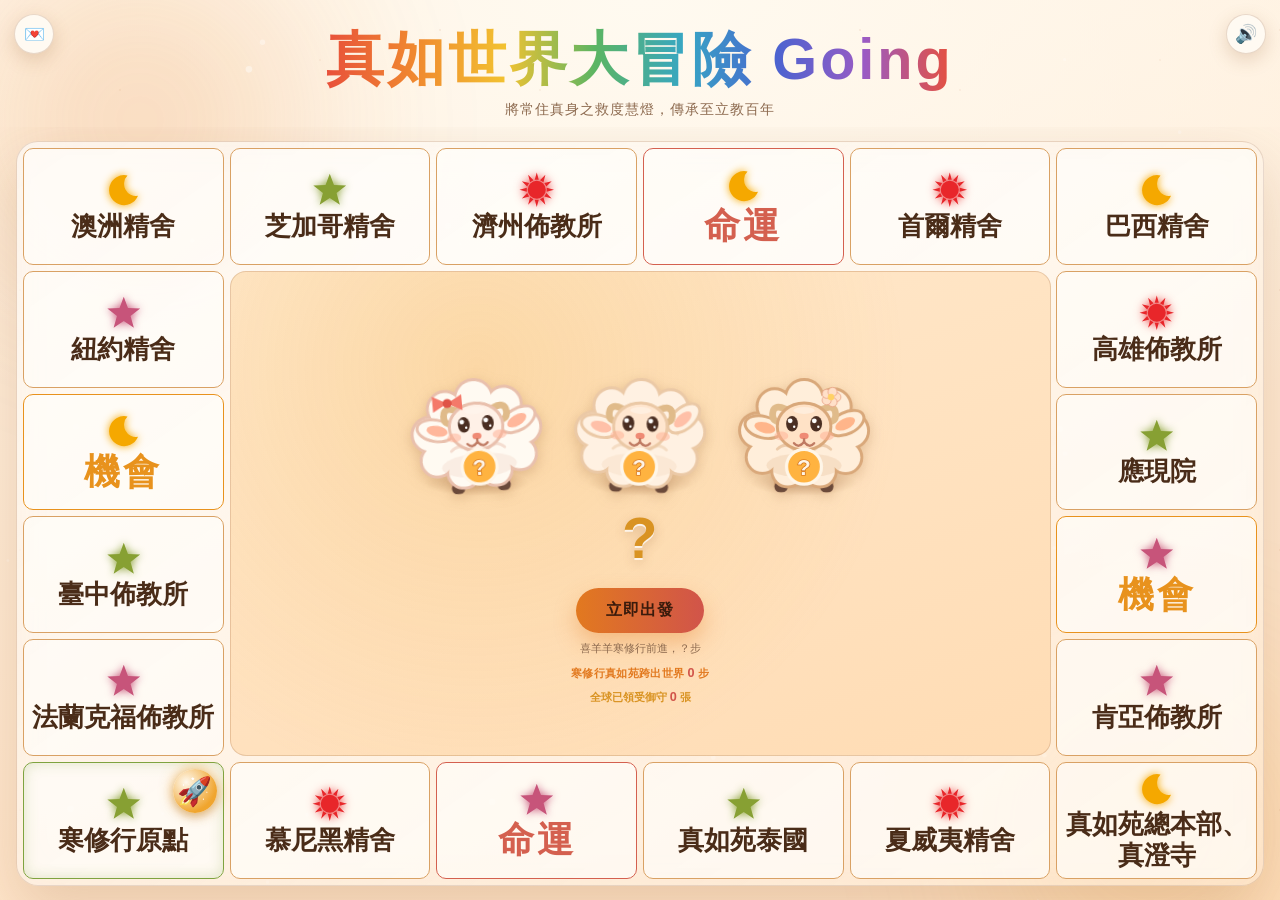
<file: index.html>
<!DOCTYPE html>
<html lang="zh-Hant">
<head>
<meta charset="UTF-8">
<meta name="viewport" content="width=device-width, initial-scale=1.0, viewport-fit=cover">
<title>真如世界大冒險 Going</title>
<!-- link preview (LINE / FB / etc.): title only, no description text -->
<meta property="og:type" content="website">
<meta property="og:title" content="真如世界大冒險 Going">
<meta property="og:description" content="&#8203;">
<meta name="description" content="&#8203;">
<meta name="theme-color" content="#fff3e4">
<link rel="icon" href="data:image/svg+xml,%3Csvg xmlns='http://www.w3.org/2000/svg' viewBox='0 0 100 100'%3E%3Ccircle cx='50' cy='50' r='46' fill='%23e2791f'/%3E%3Ccircle cx='50' cy='50' r='30' fill='%23fff3e4'/%3E%3Ccircle cx='50' cy='50' r='14' fill='%23d1544a'/%3E%3C/svg%3E">
<link rel="stylesheet" href="style.css?v=111">
</head>
<body>

<div class="bg-fx">
  <div class="blob blob-a"></div>
  <div class="blob blob-b"></div>
  <div class="blob blob-c"></div>
  <div class="stars" id="stars"></div>
  <canvas class="snow" id="snow"></canvas>
</div>

<button id="soundToggle" class="sound-toggle" aria-label="切換音效" title="切換音效">
  <span id="soundIcon">🔊</span>
</button>

<!-- 發送邀請函：左上角，點開後可以寫自己的話和名字，生成邀請卡分享出去 -->
<button id="inviteBtn" class="invite-dot" aria-label="發送邀請函" title="發送邀請函">💌</button>

<header class="page-head">
  <h1><span class="grad-text">真如世界大冒險 Going</span></h1>
  <p class="subtitle">將常住真身之救度慧燈，傳承至立教百年</p>
</header>

<main class="stage">
  <div class="board-wrap">
    <div id="board" class="board">
      <!-- tiles injected by JS -->
      <div class="center-panel" id="centerPanel">
        <div class="dice-area">
          <div class="dice-tray" id="diceTray" aria-hidden="true"></div>
          <div class="dice-total" id="diceTotal" aria-live="polite">?</div>
          <button id="rollBtn" class="roll-btn">
            <span>立即出發</span>
          </button>
          <p class="hint">喜羊羊寒修行前進，<span id="hintSteps">？</span>步</p>
          <p class="hint hint-world">寒修行真如苑跨出世界 <span id="worldSteps" aria-live="polite">？</span> 步</p>
          <p class="hint hint-omamori">全球已領受御守 <span id="omamoriCount" class="omamori-count">？</span> 張</p>
        </div>
      </div>
      <div class="token" id="token">🚀</div>
    </div>
  </div>
</main>

<div class="toast" id="toast"></div>

<div class="modal-overlay" id="modalOverlay">
  <div class="modal-card" id="modalCard" role="dialog" aria-modal="true" aria-labelledby="modalName" tabindex="-1">
    <button class="modal-x" id="modalX" aria-label="關閉">×</button>
    <div class="modal-place">
      <svg class="modal-plane" viewBox="0 0 72 40" aria-hidden="true">
        <g class="plane-trail" stroke="#e9a35c" stroke-width="2.4" stroke-linecap="round" fill="none">
          <path d="M2 13 H12"/><path d="M0 21 H10"/><path d="M3 29 H13"/>
        </g>
        <g class="plane-body">
          <path d="M22 17 L15 4 H26 L34 16 Z" fill="#f2a155"/>
          <path d="M20 20 C20 15 26 13 36 13 H58 C66 13 70 17 70 20 C70 23 66 27 58 27 H36 C26 27 20 25 20 20 Z" fill="#fff6e8"/>
          <path d="M38 25 L52 25 L42 38 H33 Z" fill="#e2705f"/>
          <path d="M62 15.2 Q68 16.5 69 20 H62 Z" fill="#f2a155"/>
          <circle cx="44" cy="20" r="2.2" fill="#f2a155"/><circle cx="51" cy="20" r="2.2" fill="#f2a155"/><circle cx="57.5" cy="20" r="2.2" fill="#f2a155"/>
          <g class="plane-sheep" transform="translate(51 13) scale(1.6) translate(-48.5 -13)">
            <g class="ps-wool-edge"><ellipse cx="46" cy="10" rx="5.3" ry="3.3"/><circle cx="42" cy="9" r="2.4"/><circle cx="45.6" cy="7.2" r="2.7"/><circle cx="49.6" cy="8.5" r="2.4"/></g>
            <g class="ps-wool"><ellipse cx="46" cy="10" rx="5.3" ry="3.3"/><circle cx="42" cy="9" r="2.4"/><circle cx="45.6" cy="7.2" r="2.7"/><circle cx="49.6" cy="8.5" r="2.4"/></g>
            <g class="ps-ear"><ellipse cx="50" cy="9.5" rx="2.3" ry="1.15" transform="rotate(20 50 9.5)"/></g>
            <g class="ps-ear"><ellipse cx="56.4" cy="9.5" rx="2.3" ry="1.15" transform="rotate(-20 56.4 9.5)"/></g>
            <ellipse class="ps-ear-in" cx="50.3" cy="9.6" rx="1.3" ry=".5" transform="rotate(20 50.3 9.6)"/>
            <ellipse class="ps-ear-in" cx="56.1" cy="9.6" rx="1.3" ry=".5" transform="rotate(-20 56.1 9.6)"/>
            <ellipse class="ps-face" cx="53.2" cy="9.1" rx="3" ry="2.65"/>
            <circle class="ps-tuft" cx="53.2" cy="7" r="1.9"/>
            <ellipse class="ps-cheek" cx="51.2" cy="10.1" rx=".85" ry=".5"/>
            <ellipse class="ps-cheek" cx="55.2" cy="10.1" rx=".85" ry=".5"/>
            <g class="ps-eyes">
              <ellipse cx="51.9" cy="8.9" rx=".66" ry=".87"/><ellipse cx="54.5" cy="8.9" rx=".66" ry=".87"/>
              <circle cx="51.68" cy="8.57" r=".27" fill="#fff"/><circle cx="54.28" cy="8.57" r=".27" fill="#fff"/>
            </g>
            <ellipse class="ps-nose" cx="53.2" cy="10.3" rx=".52" ry=".38"/>
          </g>
        </g>
      </svg>
      <span class="modal-place-name" id="modalPlace"></span>
      <svg class="modal-globe" viewBox="0 0 48 48" aria-hidden="true">
        <defs>
          <clipPath id="globe-clip"><circle cx="24" cy="24" r="21"/></clipPath>
          <radialGradient id="globe-ocean" cx="38%" cy="32%" r="75%">
            <stop offset="0" stop-color="#8ed3e2"/><stop offset=".6" stop-color="#3f93b5"/><stop offset="1" stop-color="#1d5570"/>
          </radialGradient>
          <radialGradient id="globe-shade" cx="50%" cy="50%" r="50%">
            <stop offset=".55" stop-color="#2a1208" stop-opacity="0"/><stop offset="1" stop-color="#2a1208" stop-opacity=".55"/>
          </radialGradient>
          <g id="globe-continents">
            <path d="M6 14 C10 9 17 10 20 14 C23 18 19 22 22 27 C24 32 20 38 15 36 C11 34 12 29 9 26 C6 22 3 19 6 14 Z" fill="#8cc97e"/>
            <path d="M28 12 C33 9 40 11 42 16 C44 21 38 23 36 27 C34 31 29 29 28 24 C27 19 25 15 28 12 Z" fill="#a8d98c"/>
            <ellipse cx="31" cy="38" rx="5" ry="2.6" fill="#8cc97e"/>
            <ellipse cx="14" cy="6.5" rx="3.6" ry="1.8" fill="#a8d98c"/>
          </g>
        </defs>
        <circle cx="24" cy="24" r="21" fill="url(#globe-ocean)"/>
        <g clip-path="url(#globe-clip)">
          <g class="globe-land"><use href="#globe-continents"/><use href="#globe-continents" x="48"/></g>
        </g>
        <circle cx="24" cy="24" r="21" fill="url(#globe-shade)"/>
        <ellipse cx="16" cy="14" rx="6" ry="3.2" fill="#fff6e8" opacity=".35" transform="rotate(-30 16 14)"/>
        <circle cx="24" cy="24" r="21" fill="none" stroke="#b4783c" stroke-opacity=".65" stroke-width="1.2"/>
      </svg>
    </div>
    <!-- 精舍小卡：照片＋國家洲別（資料在 temples.js；沒有照片的格子整塊隱藏） -->
    <figure class="modal-temple" id="modalTemple" hidden>
      <div class="modal-temple-photo">
        <img id="modalTempleImg" alt="" decoding="async">
        <!-- 國家洲別壓在照片右上角，不另外佔一行（排版見 style.css .modal-temple-meta） -->
        <p class="modal-temple-meta" id="modalTempleMeta"></p>
      </div>
    </figure>
    <!-- 邀朋友：走到有地點的格子時，順勢邀人一起參加寒修行 -->
    <button class="modal-invite-cta" id="modalInviteCta" type="button" hidden>💌 邀朋友一起出發</button>
    <div class="modal-icon" id="modalIcon">✨</div>
    <h2 class="modal-name" id="modalName">格子名稱</h2>
    <div class="modal-num" id="modalNum"></div>
    <p class="modal-quote" id="modalQuote">這裡會顯示一句話。</p>
    <button class="modal-close" id="modalClose">繼續前進</button>
  </div>
</div>

<!-- 今日御守：今日實踐視窗按「繼續前進」後，動態抽一張御守 -->
<div class="omamori-overlay" id="omamoriOverlay">
  <div class="omamori-card" id="omamoriCard" role="dialog" aria-modal="true" aria-labelledby="omamoriTag" tabindex="-1">
    <button class="omamori-x" id="omamoriX" aria-label="關閉">×</button>
    <div class="omamori-head">
      <span class="omamori-tag" id="omamoriTag">今日御守</span>
      <span class="omamori-no" id="omamoriNo" aria-live="polite"></span>
    </div>
    <div class="omamori-stage" id="omamoriStage">
      <div class="omamori-wait" aria-hidden="true">
        <span class="omamori-knot"></span>
        <span class="omamori-wait-text">領受慈悲心意——御守</span>
      </div>
      <div class="omamori-pair">
        <img class="omamori-img" id="omamoriImg" alt="今日御守" decoding="async">
      </div>
    </div>
    <figure class="omamori-word">
      <span class="omamori-word-sep" aria-hidden="true">&#10070;</span>
      <blockquote class="omamori-word-text" id="omamoriWordText"></blockquote>
      <figcaption class="omamori-word-by" id="omamoriWordBy"></figcaption>
    </figure>
    <p class="omamori-note" id="omamoriNote">將常住真身之救度慧燈，傳承至立教百年</p>
    <div class="omamori-actions">
      <a class="omamori-save" id="omamoriSave" download aria-live="polite" hidden>⤓ 下載明信片</a>
      <button class="image-line-share" id="omamoriLine" type="button" hidden>line傳送明信片</button>
      <button class="omamori-close" id="omamoriClose">收下御守</button>
    </div>
  </div>
</div>

<!-- 手機檔案儲存：下載與分享分開，避免把叫出分享或顯示圖片當成已存入相簿。 -->
<div class="press-save-overlay" id="pressSaveOverlay">
  <div class="press-save-card" role="dialog" aria-modal="true" aria-labelledby="pressSaveTitle" tabindex="-1">
    <button class="press-save-x" id="pressSaveX" aria-label="關閉">×</button>
    <h2 class="press-save-title" id="pressSaveTitle">儲存圖片檔案</h2>
    <p class="press-save-hint" id="pressSaveInfo"></p>
    <img class="press-save-img" id="pressSaveImg" alt="待儲存的圖片預覽">
    <a class="press-save-download" id="pressSaveDownload" download hidden>⤓ 下載檔案</a>
    <p class="press-save-hint" id="pressSaveStatus" role="status"></p>
  </div>
</div>

<!-- 發送邀請函：寫自己的話和名字，生成邀請卡分享出去（不用密碼） -->
<div class="invite-overlay" id="inviteOverlay">
  <div class="invite-card" id="inviteCard" role="dialog" aria-modal="true" aria-labelledby="inviteTitle" tabindex="-1">
    <button class="invite-x" id="inviteX" aria-label="關閉">×</button>
    <h2 class="invite-title" id="inviteTitle">發送邀請函</h2>
    <p class="invite-sub">留下你的話和名字，邀請親友一起參加寒修行</p>

    <div class="invite-preview-wrap">
      <canvas class="invite-preview" id="invitePreview" width="900" height="600" aria-label="邀請卡預覽"></canvas>
    </div>
    <p class="invite-route" id="inviteRoute" hidden></p>

    <div class="invite-about">
      <p class="invite-about-line">聖地親苑靈廟乃真如濟應之根源</p>
      <p class="invite-about-line">透過常住真身結緣恭承慈救誓願</p>
      <p class="invite-about-line">成為「普世宗教」遍布真誠信仰</p>
      <p class="invite-about-stat" id="inviteStat" hidden></p>
    </div>

    <label class="invite-field">
      <span>給對方的話</span>
      <input type="text" id="inviteNote" name="inviteNoteField" maxlength="28" placeholder="例如：一起來走走吧！"
        autocomplete="off" autocorrect="off" autocapitalize="off" spellcheck="false" inputmode="text" enterkeyhint="next">
    </label>
    <label class="invite-field">
      <span>你的名字</span>
      <input type="text" id="inviteName" name="inviteNameField" maxlength="12" placeholder="例如：小明"
        autocomplete="off" autocorrect="off" autocapitalize="off" spellcheck="false" inputmode="text" enterkeyhint="done">
    </label>

    <!-- 手機開啟檔案儲存視窗，電腦直接存檔。 -->
    <div class="invite-actions">
      <a class="invite-save" id="inviteSave" download aria-live="polite" hidden>⤓ 下載邀請卡</a>
      <button class="image-line-share" id="inviteLine" type="button" hidden>LINE 傳送圖片</button>
    </div>
  </div>
</div>

<!-- 地圖小視窗：點棋盤格子上的小圖示，看那個地點在 Google 地圖上的位置 -->
<div class="map-overlay" id="mapOverlay">
  <div class="map-card" id="mapCard" role="dialog" aria-modal="true" aria-labelledby="mapTitle" tabindex="-1">
    <button class="map-x" id="mapX" aria-label="關閉">×</button>
    <h3 class="map-title" id="mapTitle"></h3>
    <div class="map-photo" id="mapPhoto" hidden>
      <img id="mapPhotoImg" alt="" decoding="async">
    </div>
    <div class="map-frame-wrap">
      <iframe class="map-frame" id="mapFrame" title="Google 地圖" loading="lazy" referrerpolicy="no-referrer-when-downgrade"></iframe>
    </div>
  </div>
</div>

<div class="confetti-layer" id="confettiLayer"></div>

<script src="omamori-postcard.js?v=7"></script>
<script src="gif.js?v=1"></script>
<script src="invite-card-draft.js?v=24"></script>
<script src="temples.js?v=2"></script>
<script src="invite-return-anim.js?v=8"></script>
<script src="plane-flight.js?v=9"></script>
<script src="script.js?v=120"></script>
</body>
</html>
</file>
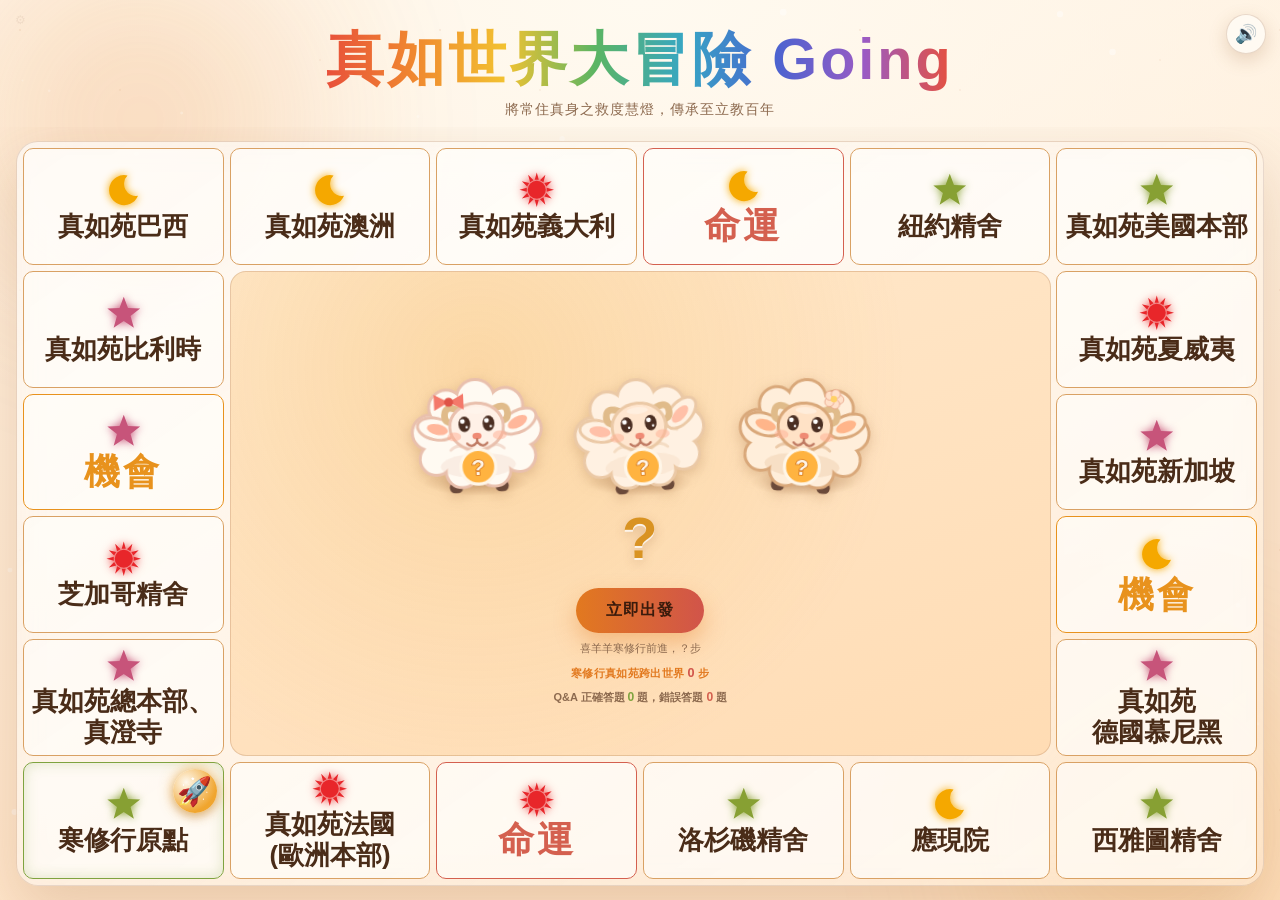
<file: index - Q&A.html>
<!DOCTYPE html>
<html lang="zh-Hant">
<head>
<meta charset="UTF-8">
<meta name="viewport" content="width=device-width, initial-scale=1.0, viewport-fit=cover">
<title>真如世界大冒險 Going</title>
<!-- link preview (LINE / FB / etc.): title only, no description text -->
<meta property="og:type" content="website">
<meta property="og:title" content="真如世界大冒險 Going">
<meta property="og:description" content="&#8203;">
<meta name="description" content="&#8203;">
<meta name="theme-color" content="#fff3e4">
<link rel="icon" href="data:image/svg+xml,%3Csvg xmlns='http://www.w3.org/2000/svg' viewBox='0 0 100 100'%3E%3Ccircle cx='50' cy='50' r='46' fill='%23e2791f'/%3E%3Ccircle cx='50' cy='50' r='30' fill='%23fff3e4'/%3E%3Ccircle cx='50' cy='50' r='14' fill='%23d1544a'/%3E%3C/svg%3E">
<link rel="stylesheet" href="style.css?v=61">
</head>
<body>

<div class="bg-fx">
  <div class="blob blob-a"></div>
  <div class="blob blob-b"></div>
  <div class="blob blob-c"></div>
  <div class="stars" id="stars"></div>
  <canvas class="snow" id="snow"></canvas>
</div>

<button id="soundToggle" class="sound-toggle" aria-label="切換音效" title="切換音效">
  <span id="soundIcon">🔊</span>
</button>

<!-- 題庫管理入口：左上角幾乎看不見的小點，碰到才會浮出來 -->
<a class="admin-dot" href="qa-admin.html" title="題庫管理" aria-label="題庫管理">⚙</a>

<header class="page-head">
  <h1><span class="grad-text">真如世界大冒險 Going</span></h1>
  <p class="subtitle">將常住真身之救度慧燈，傳承至立教百年</p>
</header>

<main class="stage">
  <div class="board-wrap">
    <div id="board" class="board">
      <!-- tiles injected by JS -->
      <div class="center-panel" id="centerPanel">
        <div class="dice-area">
          <div class="dice-tray" id="diceTray" aria-hidden="true"></div>
          <div class="dice-total" id="diceTotal" aria-live="polite">?</div>
          <button id="rollBtn" class="roll-btn">
            <span>立即出發</span>
          </button>
          <p class="hint">喜羊羊寒修行前進，<span id="hintSteps">？</span>步</p>
          <p class="hint hint-world">寒修行真如苑跨出世界 <span id="worldSteps" aria-live="polite">？</span> 步</p>
          <p class="hint hint-qa">Q&amp;A 正確答題 <span id="qaRight" class="qa-right">？</span> 題，錯誤答題 <span id="qaWrong" class="qa-wrong">？</span> 題</p>
        </div>
      </div>
      <div class="token" id="token">🚀</div>
    </div>
  </div>
</main>

<div class="toast" id="toast"></div>

<div class="modal-overlay" id="modalOverlay">
  <div class="modal-card" id="modalCard" role="dialog" aria-modal="true" aria-labelledby="modalName" tabindex="-1">
    <div class="modal-place">
      <svg class="modal-plane" viewBox="0 0 72 40" aria-hidden="true">
        <g class="plane-trail" stroke="#e9a35c" stroke-width="2.4" stroke-linecap="round" fill="none">
          <path d="M2 13 H12"/><path d="M0 21 H10"/><path d="M3 29 H13"/>
        </g>
        <g class="plane-body">
          <path d="M22 17 L15 4 H26 L34 16 Z" fill="#f2a155"/>
          <path d="M20 20 C20 15 26 13 36 13 H58 C66 13 70 17 70 20 C70 23 66 27 58 27 H36 C26 27 20 25 20 20 Z" fill="#fff6e8"/>
          <path d="M38 25 L52 25 L42 38 H33 Z" fill="#e2705f"/>
          <path d="M62 15.2 Q68 16.5 69 20 H62 Z" fill="#f2a155"/>
          <circle cx="44" cy="20" r="2.2" fill="#f2a155"/><circle cx="51" cy="20" r="2.2" fill="#f2a155"/><circle cx="57.5" cy="20" r="2.2" fill="#f2a155"/>
          <g class="plane-sheep" transform="translate(51 13) scale(1.6) translate(-48.5 -13)">
            <g class="ps-wool-edge"><ellipse cx="46" cy="10" rx="5.3" ry="3.3"/><circle cx="42" cy="9" r="2.4"/><circle cx="45.6" cy="7.2" r="2.7"/><circle cx="49.6" cy="8.5" r="2.4"/></g>
            <g class="ps-wool"><ellipse cx="46" cy="10" rx="5.3" ry="3.3"/><circle cx="42" cy="9" r="2.4"/><circle cx="45.6" cy="7.2" r="2.7"/><circle cx="49.6" cy="8.5" r="2.4"/></g>
            <g class="ps-ear"><ellipse cx="50" cy="9.5" rx="2.3" ry="1.15" transform="rotate(20 50 9.5)"/></g>
            <g class="ps-ear"><ellipse cx="56.4" cy="9.5" rx="2.3" ry="1.15" transform="rotate(-20 56.4 9.5)"/></g>
            <ellipse class="ps-ear-in" cx="50.3" cy="9.6" rx="1.3" ry=".5" transform="rotate(20 50.3 9.6)"/>
            <ellipse class="ps-ear-in" cx="56.1" cy="9.6" rx="1.3" ry=".5" transform="rotate(-20 56.1 9.6)"/>
            <ellipse class="ps-face" cx="53.2" cy="9.1" rx="3" ry="2.65"/>
            <circle class="ps-tuft" cx="53.2" cy="7" r="1.9"/>
            <ellipse class="ps-cheek" cx="51.2" cy="10.1" rx=".85" ry=".5"/>
            <ellipse class="ps-cheek" cx="55.2" cy="10.1" rx=".85" ry=".5"/>
            <g class="ps-eyes">
              <ellipse cx="51.9" cy="8.9" rx=".66" ry=".87"/><ellipse cx="54.5" cy="8.9" rx=".66" ry=".87"/>
              <circle cx="51.68" cy="8.57" r=".27" fill="#fff"/><circle cx="54.28" cy="8.57" r=".27" fill="#fff"/>
            </g>
            <ellipse class="ps-nose" cx="53.2" cy="10.3" rx=".52" ry=".38"/>
          </g>
        </g>
      </svg>
      <span class="modal-place-name" id="modalPlace"></span>
      <svg class="modal-globe" viewBox="0 0 48 48" aria-hidden="true">
        <defs>
          <clipPath id="globe-clip"><circle cx="24" cy="24" r="21"/></clipPath>
          <radialGradient id="globe-ocean" cx="38%" cy="32%" r="75%">
            <stop offset="0" stop-color="#8ed3e2"/><stop offset=".6" stop-color="#3f93b5"/><stop offset="1" stop-color="#1d5570"/>
          </radialGradient>
          <radialGradient id="globe-shade" cx="50%" cy="50%" r="50%">
            <stop offset=".55" stop-color="#2a1208" stop-opacity="0"/><stop offset="1" stop-color="#2a1208" stop-opacity=".55"/>
          </radialGradient>
          <g id="globe-continents">
            <path d="M6 14 C10 9 17 10 20 14 C23 18 19 22 22 27 C24 32 20 38 15 36 C11 34 12 29 9 26 C6 22 3 19 6 14 Z" fill="#8cc97e"/>
            <path d="M28 12 C33 9 40 11 42 16 C44 21 38 23 36 27 C34 31 29 29 28 24 C27 19 25 15 28 12 Z" fill="#a8d98c"/>
            <ellipse cx="31" cy="38" rx="5" ry="2.6" fill="#8cc97e"/>
            <ellipse cx="14" cy="6.5" rx="3.6" ry="1.8" fill="#a8d98c"/>
          </g>
        </defs>
        <circle cx="24" cy="24" r="21" fill="url(#globe-ocean)"/>
        <g clip-path="url(#globe-clip)">
          <g class="globe-land"><use href="#globe-continents"/><use href="#globe-continents" x="48"/></g>
        </g>
        <circle cx="24" cy="24" r="21" fill="url(#globe-shade)"/>
        <ellipse cx="16" cy="14" rx="6" ry="3.2" fill="#fff6e8" opacity=".35" transform="rotate(-30 16 14)"/>
        <circle cx="24" cy="24" r="21" fill="none" stroke="#b4783c" stroke-opacity=".65" stroke-width="1.2"/>
      </svg>
    </div>
    <div class="modal-icon" id="modalIcon">✨</div>
    <h2 class="modal-name" id="modalName">格子名稱</h2>
    <div class="modal-num" id="modalNum"></div>
    <p class="modal-quote" id="modalQuote">這裡會顯示一句話。</p>
    <button class="modal-close" id="modalClose">繼續前進</button>
  </div>
</div>

<!-- 寒修行與教義檢定：今日實踐視窗按「繼續前進」後跳出的小視窗 -->
<div class="quiz-overlay" id="quizOverlay">
  <div class="quiz-card" id="quizCard" role="dialog" aria-modal="true" aria-labelledby="quizQ" tabindex="-1">
    <button class="quiz-x" id="quizX" aria-label="關閉">×</button>
    <div class="quiz-head">
      <span class="quiz-tag">寒修行與教義檢定</span>
      <span class="quiz-no" id="quizNo" aria-live="polite"></span>
    </div>
    <p class="quiz-q" id="quizQ"></p>
    <div class="quiz-options" id="quizOptions"></div>
    <div class="quiz-result" id="quizResult" hidden>
      <div class="quiz-verdict" id="quizVerdict"></div>
      <p class="quiz-explain" id="quizExplain"></p>
    </div>
    <button class="quiz-close" id="quizClose" hidden>關閉</button>
  </div>
</div>

<div class="confetti-layer" id="confettiLayer"></div>

<script src="quiz.js?v=3"></script>
<script src="script.js?v=67"></script>
</body>
</html>
</file>
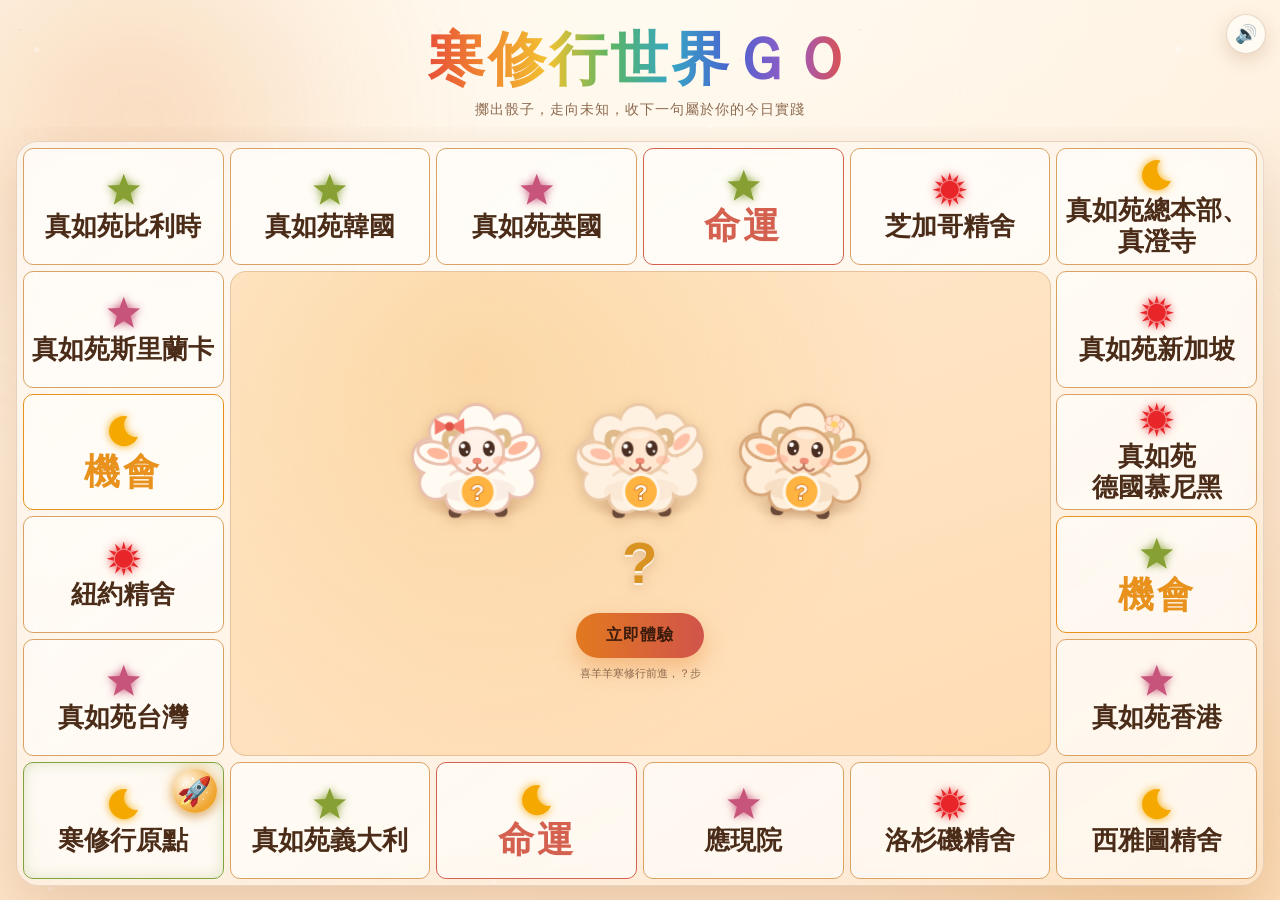
<file: index1106.html>
<!DOCTYPE html>
<html lang="zh-Hant">
<head>
<meta charset="UTF-8">
<meta name="viewport" content="width=device-width, initial-scale=1.0, viewport-fit=cover">
<title>寒修行世界ＧＯ</title>
<!-- link preview (LINE / FB / etc.): title only, no description text -->
<meta property="og:type" content="website">
<meta property="og:title" content="寒修行世界ＧＯ">
<meta property="og:description" content="&#8203;">
<meta name="description" content="&#8203;">
<link rel="stylesheet" href="style.css?v=41">
</head>
<body>

<div class="bg-fx">
  <div class="blob blob-a"></div>
  <div class="blob blob-b"></div>
  <div class="blob blob-c"></div>
  <div class="stars" id="stars"></div>
  <canvas class="snow" id="snow"></canvas>
</div>

<button id="soundToggle" class="sound-toggle" aria-label="切換音效" title="切換音效">
  <span id="soundIcon">🔊</span>
</button>

<header class="page-head">
  <h1><span class="grad-text">寒修行世界ＧＯ</span></h1>
  <p class="subtitle">擲出骰子，走向未知，收下一句屬於你的今日實踐</p>
</header>

<main class="stage">
  <div class="board-wrap">
    <div id="board" class="board">
      <!-- tiles injected by JS -->
      <div class="center-panel" id="centerPanel">
        <div class="dice-area">
          <div class="dice-tray" id="diceTray" aria-hidden="true"></div>
          <div class="dice-total" id="diceTotal" aria-live="polite">?</div>
          <button id="rollBtn" class="roll-btn">
            <span>立即體驗</span>
          </button>
          <p class="hint">喜羊羊寒修行前進，<span id="hintSteps">？</span>步</p>
        </div>
      </div>
      <div class="token" id="token">🚀</div>
    </div>
  </div>
</main>

<div class="toast" id="toast"></div>

<div class="modal-overlay" id="modalOverlay">
  <div class="modal-card" id="modalCard">
    <div class="modal-place">
      <svg class="modal-plane" viewBox="0 0 72 40" aria-hidden="true">
        <g class="plane-trail" stroke="#bfeaff" stroke-width="2.4" stroke-linecap="round" fill="none">
          <path d="M2 13 H12"/><path d="M0 21 H10"/><path d="M3 29 H13"/>
        </g>
        <g class="plane-body">
          <path d="M22 17 L15 4 H26 L34 16 Z" fill="#35e0ff"/>
          <path d="M20 20 C20 15 26 13 36 13 H58 C66 13 70 17 70 20 C70 23 66 27 58 27 H36 C26 27 20 25 20 20 Z" fill="#fff"/>
          <path d="M38 25 L52 25 L42 38 H33 Z" fill="#a899ff"/>
          <path d="M62 15.2 Q68 16.5 69 20 H62 Z" fill="#35e0ff"/>
          <circle cx="44" cy="20" r="2.2" fill="#35e0ff"/><circle cx="51" cy="20" r="2.2" fill="#35e0ff"/><circle cx="57.5" cy="20" r="2.2" fill="#35e0ff"/>
        </g>
      </svg>
      <span class="modal-place-name" id="modalPlace"></span>
      <svg class="modal-globe" viewBox="0 0 48 48" aria-hidden="true">
        <defs>
          <clipPath id="globe-clip"><circle cx="24" cy="24" r="21"/></clipPath>
          <radialGradient id="globe-ocean" cx="38%" cy="32%" r="75%">
            <stop offset="0" stop-color="#7fdcff"/><stop offset=".6" stop-color="#2f8ff0"/><stop offset="1" stop-color="#1747b8"/>
          </radialGradient>
          <radialGradient id="globe-shade" cx="50%" cy="50%" r="50%">
            <stop offset=".55" stop-color="#001a4d" stop-opacity="0"/><stop offset="1" stop-color="#001a4d" stop-opacity=".55"/>
          </radialGradient>
          <g id="globe-continents">
            <path d="M6 14 C10 9 17 10 20 14 C23 18 19 22 22 27 C24 32 20 38 15 36 C11 34 12 29 9 26 C6 22 3 19 6 14 Z" fill="#5fd38d"/>
            <path d="M28 12 C33 9 40 11 42 16 C44 21 38 23 36 27 C34 31 29 29 28 24 C27 19 25 15 28 12 Z" fill="#7be6a4"/>
            <ellipse cx="31" cy="38" rx="5" ry="2.6" fill="#5fd38d"/>
            <ellipse cx="14" cy="6.5" rx="3.6" ry="1.8" fill="#7be6a4"/>
          </g>
        </defs>
        <circle cx="24" cy="24" r="21" fill="url(#globe-ocean)"/>
        <g clip-path="url(#globe-clip)">
          <g class="globe-land"><use href="#globe-continents"/><use href="#globe-continents" x="48"/></g>
        </g>
        <circle cx="24" cy="24" r="21" fill="url(#globe-shade)"/>
        <ellipse cx="16" cy="14" rx="6" ry="3.2" fill="#fff" opacity=".35" transform="rotate(-30 16 14)"/>
        <circle cx="24" cy="24" r="21" fill="none" stroke="#bfeaff" stroke-opacity=".7" stroke-width="1.2"/>
      </svg>
    </div>
    <div class="modal-icon" id="modalIcon">✨</div>
    <h2 class="modal-name" id="modalName">格子名稱</h2>
    <div class="modal-num" id="modalNum"></div>
    <p class="modal-quote" id="modalQuote">這裡會顯示一句話。</p>
    <button class="modal-close" id="modalClose">繼續前進</button>
  </div>
</div>

<div class="confetti-layer" id="confettiLayer"></div>

<script src="script.js?v=41"></script>
</body>
</html>
</file>
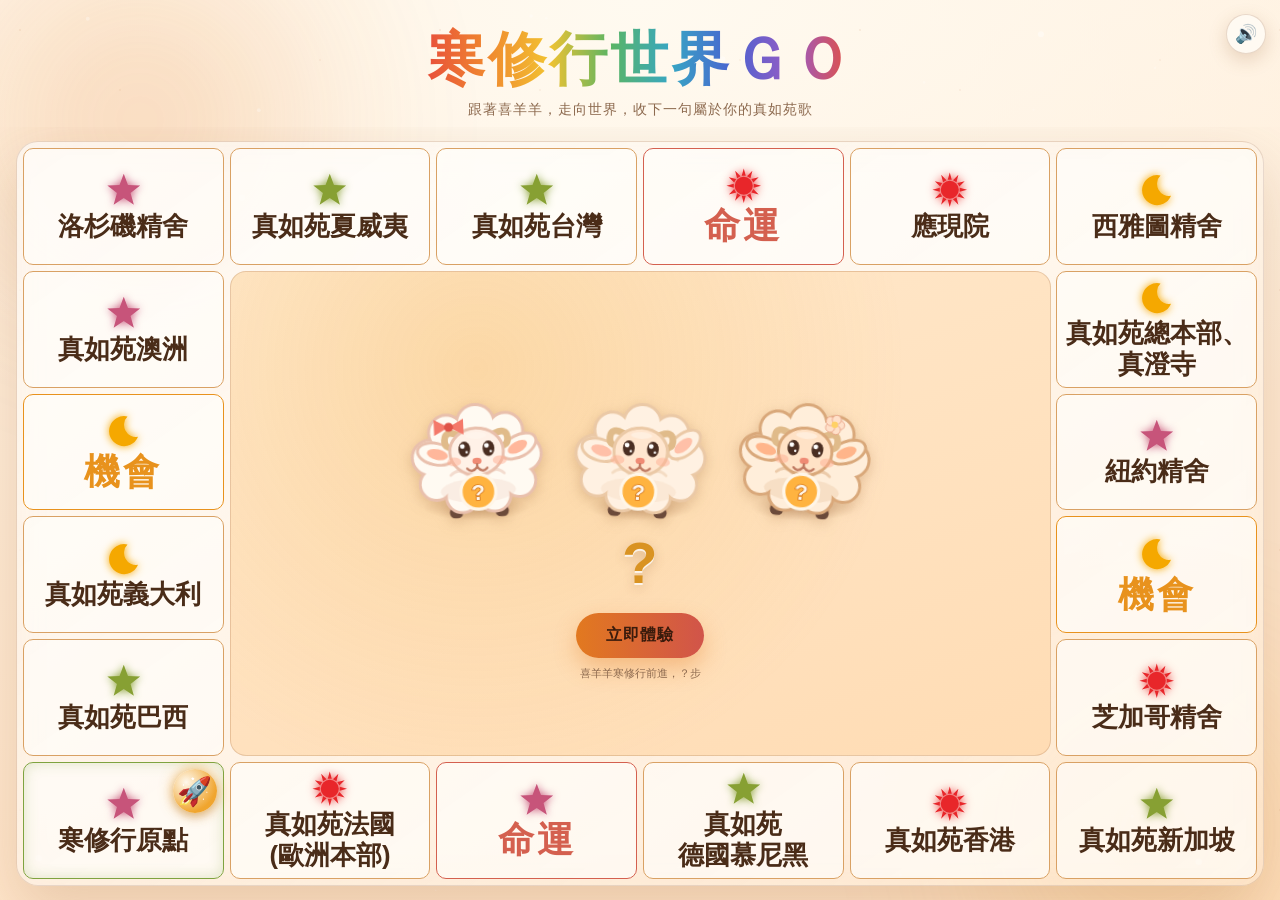
<file: index2.html>
<!DOCTYPE html>
<html lang="zh-Hant">
<head>
<meta charset="UTF-8">
<meta name="viewport" content="width=device-width, initial-scale=1.0, viewport-fit=cover">
<title>寒修行世界ＧＯ</title>
<!-- link preview (LINE / FB / etc.): title only, no description text -->
<meta property="og:type" content="website">
<meta property="og:title" content="寒修行世界ＧＯ">
<meta property="og:description" content="&#8203;">
<meta name="description" content="&#8203;">
<link rel="stylesheet" href="style.css?v=41">
</head>
<body>

<div class="bg-fx">
  <div class="blob blob-a"></div>
  <div class="blob blob-b"></div>
  <div class="blob blob-c"></div>
  <div class="stars" id="stars"></div>
  <canvas class="snow" id="snow"></canvas>
</div>

<button id="soundToggle" class="sound-toggle" aria-label="切換音效" title="切換音效">
  <span id="soundIcon">🔊</span>
</button>

<header class="page-head">
  <h1><span class="grad-text">寒修行世界ＧＯ</span></h1>
  <p class="subtitle">跟著喜羊羊，走向世界，收下一句屬於你的真如苑歌</p>
</header>

<main class="stage">
  <div class="board-wrap">
    <div id="board" class="board">
      <!-- tiles injected by JS -->
      <div class="center-panel" id="centerPanel">
        <div class="dice-area">
          <div class="dice-tray" id="diceTray" aria-hidden="true"></div>
          <div class="dice-total" id="diceTotal" aria-live="polite">?</div>
          <button id="rollBtn" class="roll-btn">
            <span>立即體驗</span>
          </button>
          <p class="hint">喜羊羊寒修行前進，<span id="hintSteps">？</span>步</p>
        </div>
      </div>
      <div class="token" id="token">🚀</div>
    </div>
  </div>
</main>

<div class="toast" id="toast"></div>

<div class="modal-overlay" id="modalOverlay">
  <div class="modal-card" id="modalCard">
    <div class="modal-place">
      <svg class="modal-plane" viewBox="0 0 72 40" aria-hidden="true">
        <g class="plane-trail" stroke="#bfeaff" stroke-width="2.4" stroke-linecap="round" fill="none">
          <path d="M2 13 H12"/><path d="M0 21 H10"/><path d="M3 29 H13"/>
        </g>
        <g class="plane-body">
          <path d="M22 17 L15 4 H26 L34 16 Z" fill="#35e0ff"/>
          <path d="M20 20 C20 15 26 13 36 13 H58 C66 13 70 17 70 20 C70 23 66 27 58 27 H36 C26 27 20 25 20 20 Z" fill="#fff"/>
          <path d="M38 25 L52 25 L42 38 H33 Z" fill="#a899ff"/>
          <path d="M62 15.2 Q68 16.5 69 20 H62 Z" fill="#35e0ff"/>
          <circle cx="44" cy="20" r="2.2" fill="#35e0ff"/><circle cx="51" cy="20" r="2.2" fill="#35e0ff"/><circle cx="57.5" cy="20" r="2.2" fill="#35e0ff"/>
        </g>
      </svg>
      <span class="modal-place-name" id="modalPlace"></span>
      <svg class="modal-globe" viewBox="0 0 48 48" aria-hidden="true">
        <defs>
          <clipPath id="globe-clip"><circle cx="24" cy="24" r="21"/></clipPath>
          <radialGradient id="globe-ocean" cx="38%" cy="32%" r="75%">
            <stop offset="0" stop-color="#7fdcff"/><stop offset=".6" stop-color="#2f8ff0"/><stop offset="1" stop-color="#1747b8"/>
          </radialGradient>
          <radialGradient id="globe-shade" cx="50%" cy="50%" r="50%">
            <stop offset=".55" stop-color="#001a4d" stop-opacity="0"/><stop offset="1" stop-color="#001a4d" stop-opacity=".55"/>
          </radialGradient>
          <g id="globe-continents">
            <path d="M6 14 C10 9 17 10 20 14 C23 18 19 22 22 27 C24 32 20 38 15 36 C11 34 12 29 9 26 C6 22 3 19 6 14 Z" fill="#5fd38d"/>
            <path d="M28 12 C33 9 40 11 42 16 C44 21 38 23 36 27 C34 31 29 29 28 24 C27 19 25 15 28 12 Z" fill="#7be6a4"/>
            <ellipse cx="31" cy="38" rx="5" ry="2.6" fill="#5fd38d"/>
            <ellipse cx="14" cy="6.5" rx="3.6" ry="1.8" fill="#7be6a4"/>
          </g>
        </defs>
        <circle cx="24" cy="24" r="21" fill="url(#globe-ocean)"/>
        <g clip-path="url(#globe-clip)">
          <g class="globe-land"><use href="#globe-continents"/><use href="#globe-continents" x="48"/></g>
        </g>
        <circle cx="24" cy="24" r="21" fill="url(#globe-shade)"/>
        <ellipse cx="16" cy="14" rx="6" ry="3.2" fill="#fff" opacity=".35" transform="rotate(-30 16 14)"/>
        <circle cx="24" cy="24" r="21" fill="none" stroke="#bfeaff" stroke-opacity=".7" stroke-width="1.2"/>
      </svg>
    </div>
    <div class="modal-icon" id="modalIcon">✨</div>
    <h2 class="modal-name" id="modalName">格子名稱</h2>
    <div class="modal-num" id="modalNum"></div>
    <p class="modal-quote" id="modalQuote">這裡會顯示一句話。</p>
    <button class="modal-close" id="modalClose">繼續前進</button>
  </div>
</div>

<div class="confetti-layer" id="confettiLayer"></div>

<script src="script.js?v=41"></script>
</body>
</html>
</file>
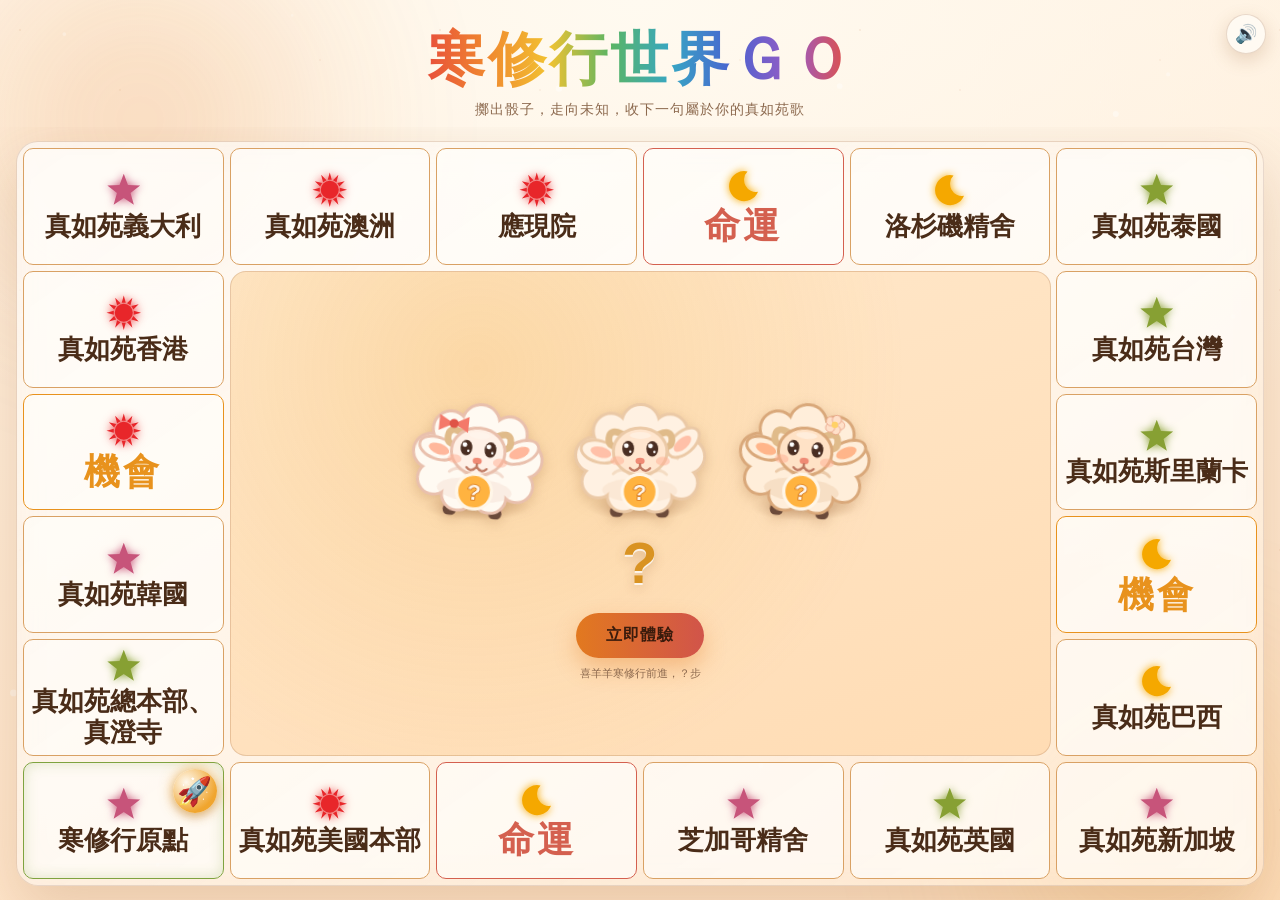
<file: index3.html>
<!DOCTYPE html>
<html lang="zh-Hant">
<head>
<meta charset="UTF-8">
<meta name="viewport" content="width=device-width, initial-scale=1.0, viewport-fit=cover">
<title>寒修行世界ＧＯ</title>
<!-- link preview (LINE / FB / etc.): title only, no description text -->
<meta property="og:type" content="website">
<meta property="og:title" content="寒修行世界ＧＯ">
<meta property="og:description" content="&#8203;">
<meta name="description" content="&#8203;">
<link rel="stylesheet" href="style.css?v=40">
</head>
<body>

<div class="bg-fx">
  <div class="blob blob-a"></div>
  <div class="blob blob-b"></div>
  <div class="blob blob-c"></div>
  <div class="stars" id="stars"></div>
  <canvas class="snow" id="snow"></canvas>
</div>

<button id="soundToggle" class="sound-toggle" aria-label="切換音效" title="切換音效">
  <span id="soundIcon">🔊</span>
</button>

<header class="page-head">
  <h1><span class="grad-text">寒修行世界ＧＯ</span></h1>
  <p class="subtitle">擲出骰子，走向未知，收下一句屬於你的真如苑歌</p>
</header>

<main class="stage">
  <div class="board-wrap">
    <div id="board" class="board">
      <!-- tiles injected by JS -->
      <div class="center-panel" id="centerPanel">
        <div class="dice-area">
          <div class="dice-tray" id="diceTray" aria-hidden="true"></div>
          <div class="dice-total" id="diceTotal" aria-live="polite">?</div>
          <button id="rollBtn" class="roll-btn">
            <span>立即體驗</span>
          </button>
          <p class="hint">喜羊羊寒修行前進，<span id="hintSteps">？</span>步</p>
        </div>
      </div>
      <div class="token" id="token">🚀</div>
    </div>
  </div>
</main>

<div class="toast" id="toast"></div>

<div class="modal-overlay" id="modalOverlay">
  <div class="modal-card" id="modalCard">
    <div class="modal-place">
      <svg class="modal-plane" viewBox="0 0 72 40" aria-hidden="true">
        <g class="plane-trail" stroke="#bfeaff" stroke-width="2.4" stroke-linecap="round" fill="none">
          <path d="M2 13 H12"/><path d="M0 21 H10"/><path d="M3 29 H13"/>
        </g>
        <g class="plane-body">
          <path d="M22 17 L15 4 H26 L34 16 Z" fill="#35e0ff"/>
          <path d="M20 20 C20 15 26 13 36 13 H58 C66 13 70 17 70 20 C70 23 66 27 58 27 H36 C26 27 20 25 20 20 Z" fill="#fff"/>
          <path d="M38 25 L52 25 L42 38 H33 Z" fill="#a899ff"/>
          <path d="M62 15.2 Q68 16.5 69 20 H62 Z" fill="#35e0ff"/>
          <circle cx="44" cy="20" r="2.2" fill="#35e0ff"/><circle cx="51" cy="20" r="2.2" fill="#35e0ff"/><circle cx="57.5" cy="20" r="2.2" fill="#35e0ff"/>
        </g>
      </svg>
      <span class="modal-place-name" id="modalPlace"></span>
      <svg class="modal-globe" viewBox="0 0 48 48" aria-hidden="true">
        <defs>
          <clipPath id="globe-clip"><circle cx="24" cy="24" r="21"/></clipPath>
          <radialGradient id="globe-ocean" cx="38%" cy="32%" r="75%">
            <stop offset="0" stop-color="#7fdcff"/><stop offset=".6" stop-color="#2f8ff0"/><stop offset="1" stop-color="#1747b8"/>
          </radialGradient>
          <radialGradient id="globe-shade" cx="50%" cy="50%" r="50%">
            <stop offset=".55" stop-color="#001a4d" stop-opacity="0"/><stop offset="1" stop-color="#001a4d" stop-opacity=".55"/>
          </radialGradient>
          <g id="globe-continents">
            <path d="M6 14 C10 9 17 10 20 14 C23 18 19 22 22 27 C24 32 20 38 15 36 C11 34 12 29 9 26 C6 22 3 19 6 14 Z" fill="#5fd38d"/>
            <path d="M28 12 C33 9 40 11 42 16 C44 21 38 23 36 27 C34 31 29 29 28 24 C27 19 25 15 28 12 Z" fill="#7be6a4"/>
            <ellipse cx="31" cy="38" rx="5" ry="2.6" fill="#5fd38d"/>
            <ellipse cx="14" cy="6.5" rx="3.6" ry="1.8" fill="#7be6a4"/>
          </g>
        </defs>
        <circle cx="24" cy="24" r="21" fill="url(#globe-ocean)"/>
        <g clip-path="url(#globe-clip)">
          <g class="globe-land"><use href="#globe-continents"/><use href="#globe-continents" x="48"/></g>
        </g>
        <circle cx="24" cy="24" r="21" fill="url(#globe-shade)"/>
        <ellipse cx="16" cy="14" rx="6" ry="3.2" fill="#fff" opacity=".35" transform="rotate(-30 16 14)"/>
        <circle cx="24" cy="24" r="21" fill="none" stroke="#bfeaff" stroke-opacity=".7" stroke-width="1.2"/>
      </svg>
    </div>
    <div class="modal-icon" id="modalIcon">✨</div>
    <h2 class="modal-name" id="modalName">格子名稱</h2>
    <div class="modal-num" id="modalNum"></div>
    <p class="modal-quote" id="modalQuote">這裡會顯示一句話。</p>
    <button class="modal-close" id="modalClose">繼續前進</button>
  </div>
</div>

<div class="confetti-layer" id="confettiLayer"></div>

<script src="script.js?v=40"></script>
</body>
</html>
</file>
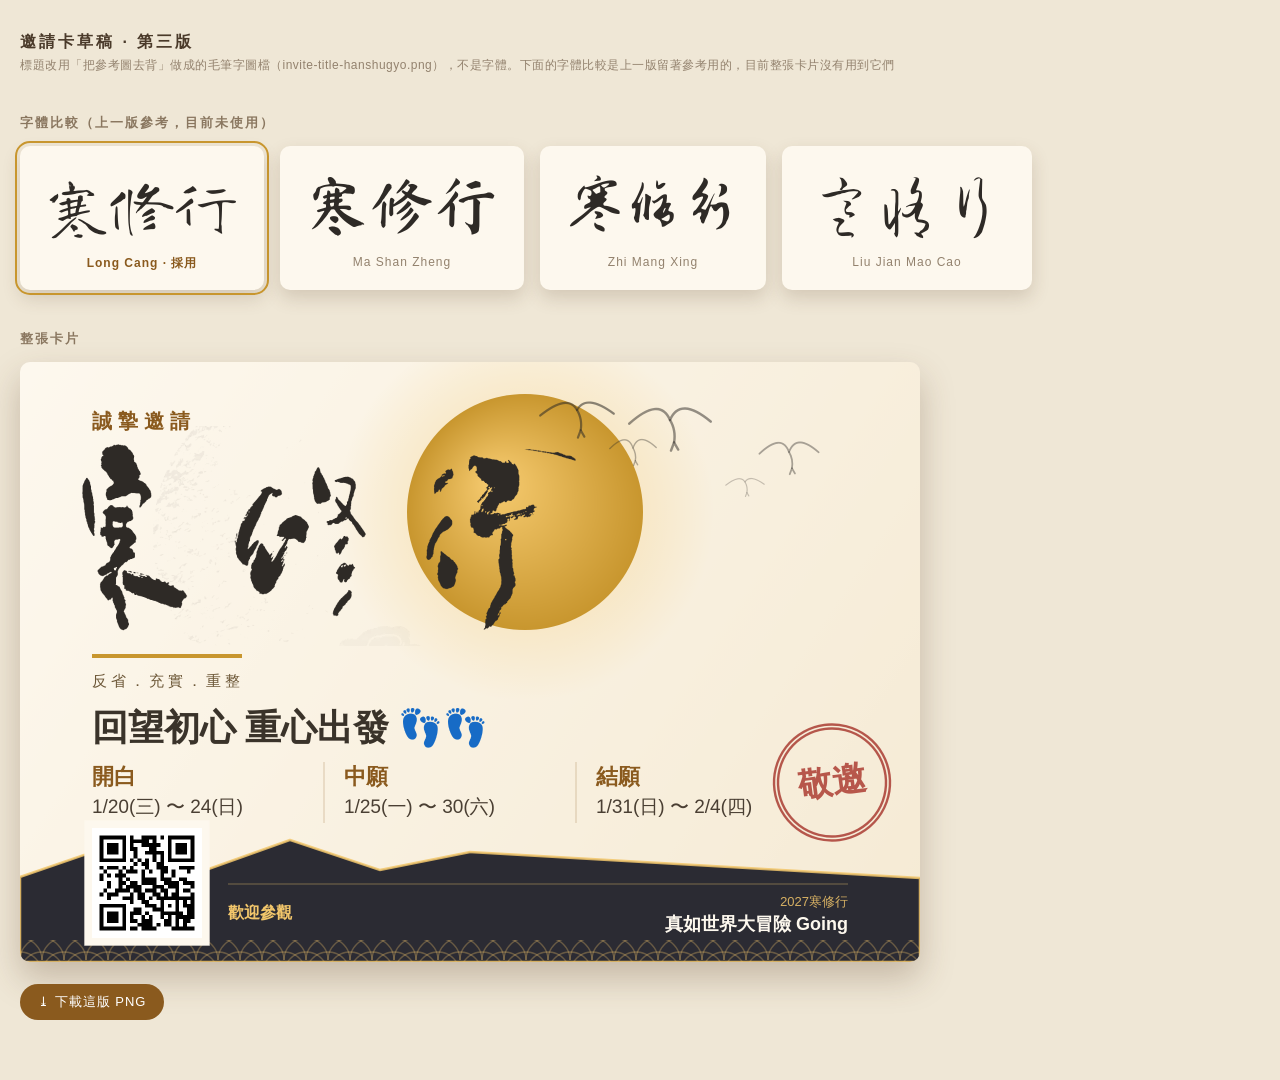
<file: invite-card-preview.html>
<!DOCTYPE html>
<html lang="zh-Hant">
<head>
<meta charset="UTF-8">
<meta name="viewport" content="width=device-width, initial-scale=1.0">
<title>邀請卡草稿</title>
<link rel="preconnect" href="https://fonts.googleapis.com">
<link rel="preconnect" href="https://fonts.gstatic.com" crossorigin>
<link href="https://fonts.googleapis.com/css2?family=Long+Cang&family=Ma+Shan+Zheng&family=Zhi+Mang+Xing&family=Liu+Jian+Mao+Cao&display=swap" rel="stylesheet">
<style>
  :root { color-scheme: light; }
  * { box-sizing: border-box; }
  body {
    margin: 0;
    padding: 32px 20px 60px;
    background: #efe7d6;
    font-family: "PingFang TC", "Noto Sans TC", "Microsoft JhengHei", sans-serif;
    color: #4a3a2a;
  }
  h1 { font-size: 16px; letter-spacing: 3px; margin: 0 0 4px; font-weight: 800; }
  h2 { font-size: 13px; letter-spacing: 2px; margin: 40px 0 14px; color: #8a7760; font-weight: 700; }
  .sub { font-size: 12px; color: #93826e; margin: 0 0 22px; letter-spacing: .5px; }

  .font-row { display: flex; flex-wrap: wrap; gap: 16px; }
  .font-cell {
    background: #fdf8ee;
    border-radius: 10px;
    padding: 18px 26px;
    box-shadow: 0 8px 18px rgba(90, 60, 40, .18);
    text-align: center;
  }
  .font-cell .glyphs { font-size: 64px; line-height: 1.3; color: #2e2a26; }
  .font-cell .label { margin-top: 8px; font-size: 12px; color: #93826e; letter-spacing: 1px; }
  .font-cell.picked { outline: 2px solid #c8962e; outline-offset: 3px; }
  .font-cell.picked .label { color: #8a5a1e; font-weight: 700; }

  .card-wrap {
    display: inline-block;
    border-radius: 10px;
    overflow: hidden;
    box-shadow: 0 16px 34px rgba(90, 60, 40, .28);
    max-width: 100%;
  }
  canvas { display: block; width: 900px; max-width: 100%; height: auto; }
  .save {
    display: inline-block;
    margin-top: 18px;
    padding: 9px 18px;
    border-radius: 999px;
    background: #8a5a1e;
    color: #fff;
    text-decoration: none;
    font-size: 13px;
    letter-spacing: 1px;
  }
</style>
</head>
<body>

<h1>邀請卡草稿 · 第三版</h1>
<p class="sub">標題改用「把參考圖去背」做成的毛筆字圖檔（invite-title-hanshugyo.png），不是字體。下面的字體比較是上一版留著參考用的，目前整張卡片沒有用到它們</p>

<h2>字體比較（上一版參考，目前未使用）</h2>
<div class="font-row">
  <div class="font-cell picked"><div class="glyphs" style="font-family:'Long Cang'">寒修行</div><div class="label">Long Cang · 採用</div></div>
  <div class="font-cell"><div class="glyphs" style="font-family:'Ma Shan Zheng'">寒修行</div><div class="label">Ma Shan Zheng</div></div>
  <div class="font-cell"><div class="glyphs" style="font-family:'Zhi Mang Xing'">寒修行</div><div class="label">Zhi Mang Xing</div></div>
  <div class="font-cell"><div class="glyphs" style="font-family:'Liu Jian Mao Cao'">寒修行</div><div class="label">Liu Jian Mao Cao</div></div>
</div>

<h2>整張卡片</h2>
<div class="card-wrap" id="cardWrap"></div>
<br>
<a class="save" id="saveBtn" download="邀請卡草稿.png">⤓ 下載這版 PNG</a>

<script src="invite-card-draft.js?v=4"></script>
<script>
  (async () => {
    // canvas 畫字之前一定要等字型真的載完，不然會先用預設字體畫一次
    try {
      await Promise.all([
        document.fonts.load('130px "Long Cang"'),
        document.fonts.load('130px "Ma Shan Zheng"'),
        document.fonts.load('130px "Zhi Mang Xing"'),
        document.fonts.load('130px "Liu Jian Mao Cao"'),
      ]);
      await document.fonts.ready;
    } catch (e) {}
    const [titleImage, qrImage] = await Promise.all([loadInviteTitleImage(), loadInviteQrImage()]);
    const canvas = renderInviteCardDraft({ titleImage, qrImage });
    document.getElementById("cardWrap").appendChild(canvas);
    document.getElementById("saveBtn").href = canvas.toDataURL("image/png");
  })();
</script>
</body>
</html>
</file>
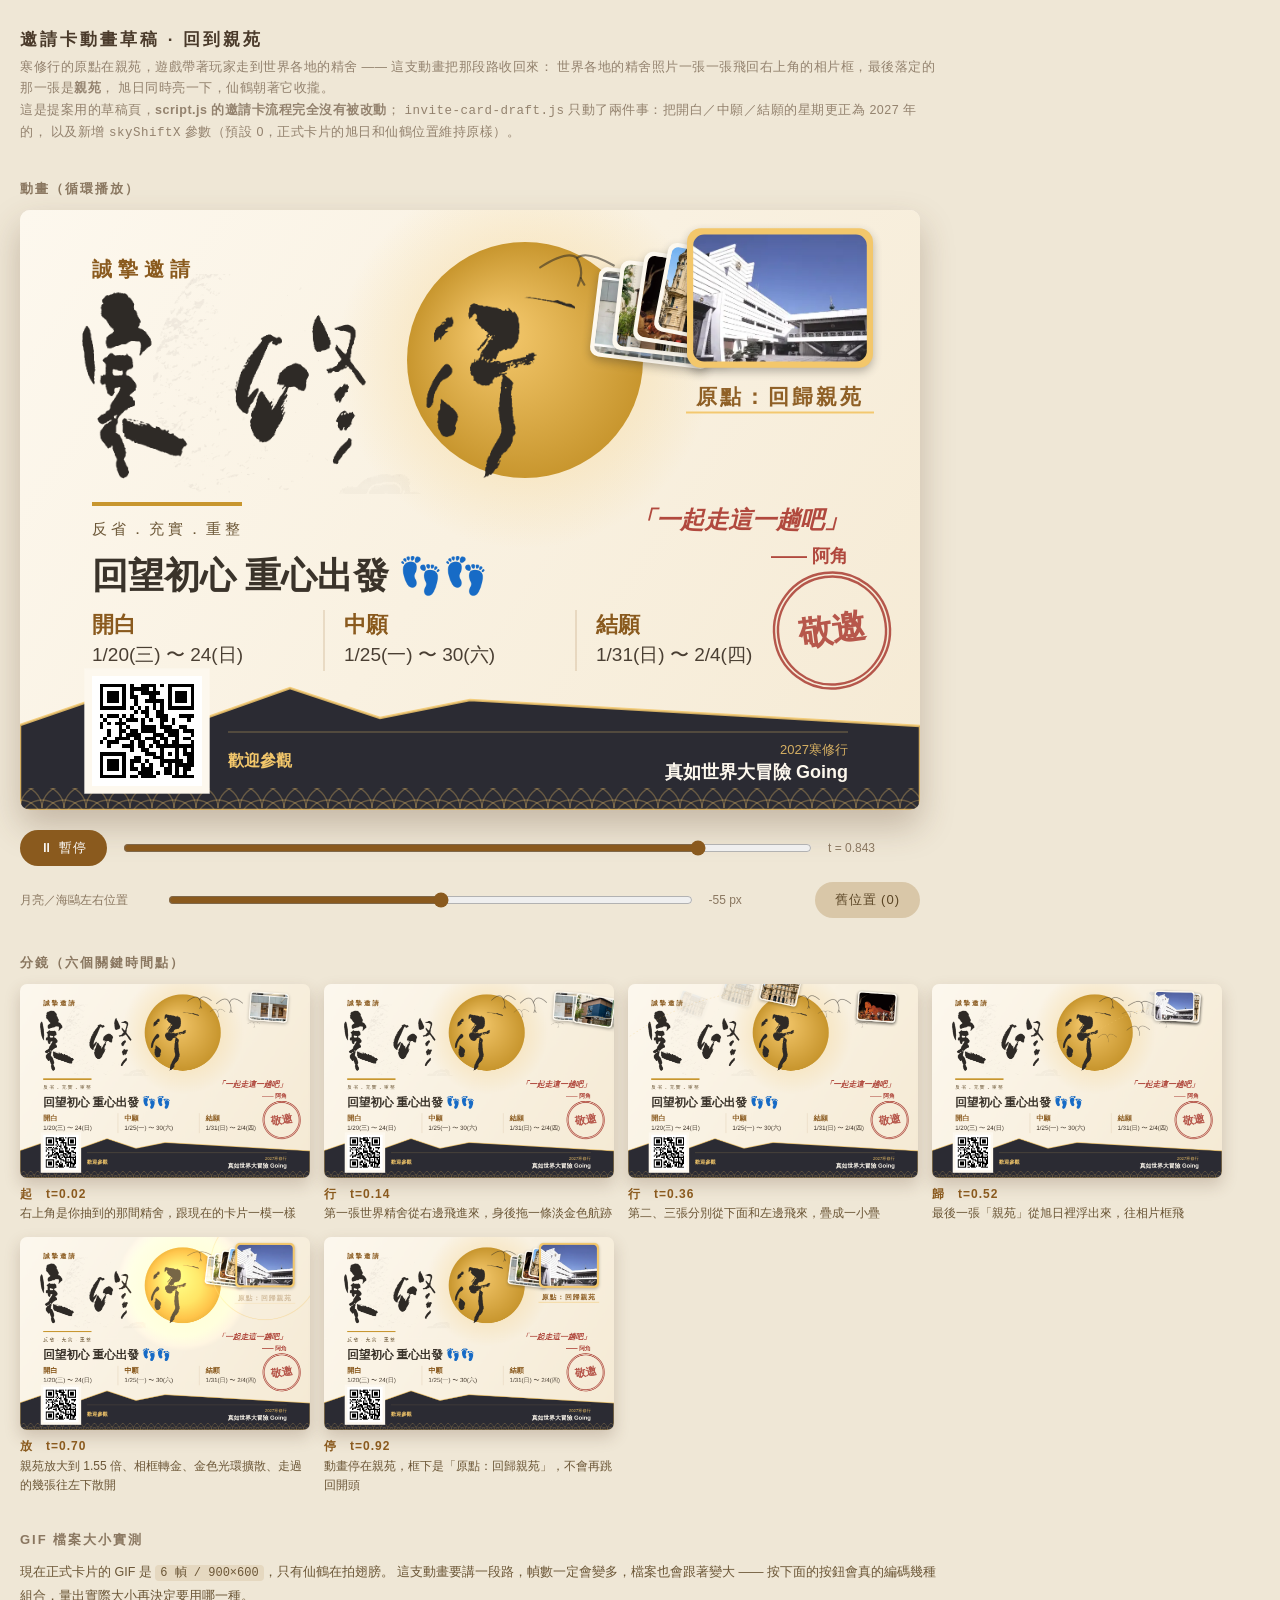
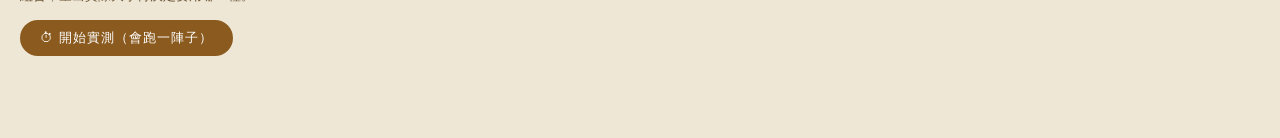
<file: invite-return-preview.html>
<!DOCTYPE html>
<html lang="zh-Hant">
<head>
<meta charset="UTF-8">
<meta name="viewport" content="width=device-width, initial-scale=1.0">
<title>邀請卡動畫草稿 · 回到親苑</title>
<style>
  :root { color-scheme: light; }
  * { box-sizing: border-box; }
  body {
    margin: 0;
    padding: 28px 20px 72px;
    background: #efe7d6;
    font-family: "PingFang TC", "Noto Sans TC", "Microsoft JhengHei", sans-serif;
    color: #4a3a2a;
  }
  h1 { font-size: 17px; letter-spacing: 3px; margin: 0 0 6px; font-weight: 800; }
  h2 { font-size: 13px; letter-spacing: 2px; margin: 36px 0 12px; color: #8a7760; font-weight: 700; }
  .sub { font-size: 12.5px; color: #93826e; margin: 0 0 20px; letter-spacing: .5px; line-height: 1.7; max-width: 920px; }

  .stage {
    display: inline-block;
    border-radius: 10px;
    overflow: hidden;
    box-shadow: 0 16px 34px rgba(90, 60, 40, .28);
    max-width: 100%;
    background: #fdf8ee;
  }
  #anim { display: block; width: 900px; max-width: 100%; height: auto; }

  .bar { display: flex; align-items: center; gap: 14px; margin-top: 16px; flex-wrap: wrap; max-width: 900px; }
  button {
    padding: 9px 20px; border: 0; border-radius: 999px; cursor: pointer;
    background: #8a5a1e; color: #fff; font-size: 13px; letter-spacing: 1px;
    font-family: inherit;
  }
  button.ghost { background: #d9c7a8; color: #5a4525; }
  button:disabled { opacity: .5; cursor: default; }
  input[type=range] { flex: 1 1 220px; min-width: 180px; accent-color: #8a5a1e; }
  .tcode { font-size: 12px; color: #8a7760; min-width: 92px; font-variant-numeric: tabular-nums; }

  .board { display: flex; flex-wrap: wrap; gap: 14px; }
  .shot { width: 290px; }
  .shot canvas { display: block; width: 290px; height: auto; border-radius: 7px; box-shadow: 0 7px 16px rgba(90,60,40,.22); }
  .shot .cap { margin-top: 7px; font-size: 12px; line-height: 1.6; color: #6b5636; }
  .shot .cap b { color: #8a5a1e; letter-spacing: 1px; }

  .size-out { font-size: 12.5px; color: #6b5636; line-height: 1.9; margin-top: 10px; white-space: pre-line; }
  .note { max-width: 920px; font-size: 12.5px; line-height: 1.85; color: #6b5636; }
  .note code { background: #e5d8c0; padding: 1px 5px; border-radius: 4px; font-size: 12px; }
</style>
</head>
<body>

<h1>邀請卡動畫草稿 · 回到親苑</h1>
<p class="sub">
  寒修行的原點在親苑，遊戲帶著玩家走到世界各地的精舍 —— 這支動畫把那段路收回來：
  世界各地的精舍照片一張一張飛回右上角的相片框，最後落定的那一張是<b>親苑</b>，
  旭日同時亮一下，仙鶴朝著它收攏。<br>
  這是提案用的草稿頁，<b>script.js 的邀請卡流程完全沒有被改動</b>；
  <code>invite-card-draft.js</code> 只動了兩件事：把開白／中願／結願的星期更正為 2027 年的，
  以及新增 <code>skyShiftX</code> 參數（預設 0，正式卡片的旭日和仙鶴位置維持原樣）。
</p>

<h2>動畫（循環播放）</h2>
<div class="stage"><canvas id="anim" width="900" height="600"></canvas></div>
<div class="bar">
  <button id="playBtn">⏸ 暫停</button>
  <input type="range" id="scrub" min="0" max="999" value="0">
  <span class="tcode" id="tcode">t = 0.000</span>
</div>
<div class="bar">
  <span class="tcode" style="min-width:132px">月亮／海鷗左右位置</span>
  <input type="range" id="sky" min="-180" max="60" value="-55">
  <span class="tcode" id="skycode">-55 px</span>
  <button class="ghost" id="skyReset">舊位置 (0)</button>
</div>

<h2>分鏡（六個關鍵時間點）</h2>
<div class="board" id="board"></div>

<h2>GIF 檔案大小實測</h2>
<p class="note">
  現在正式卡片的 GIF 是 <code>6 幀 / 900×600</code>，只有仙鶴在拍翅膀。
  這支動畫要講一段路，幀數一定會變多，檔案也會跟著變大 ——
  按下面的按鈕會真的編碼幾種組合，量出實際大小再決定要用哪一種。
</p>
<button id="sizeBtn">⏱ 開始實測（會跑一陣子）</button>
<div class="size-out" id="sizeOut"></div>

<script src="invite-card-draft.js?v=5"></script>
<script src="gif.js?v=1"></script>
<script src="invite-return-anim.js?v=9"></script>
<script src="invite-return-preview.js?v=5"></script>
</body>
</html>
</file>
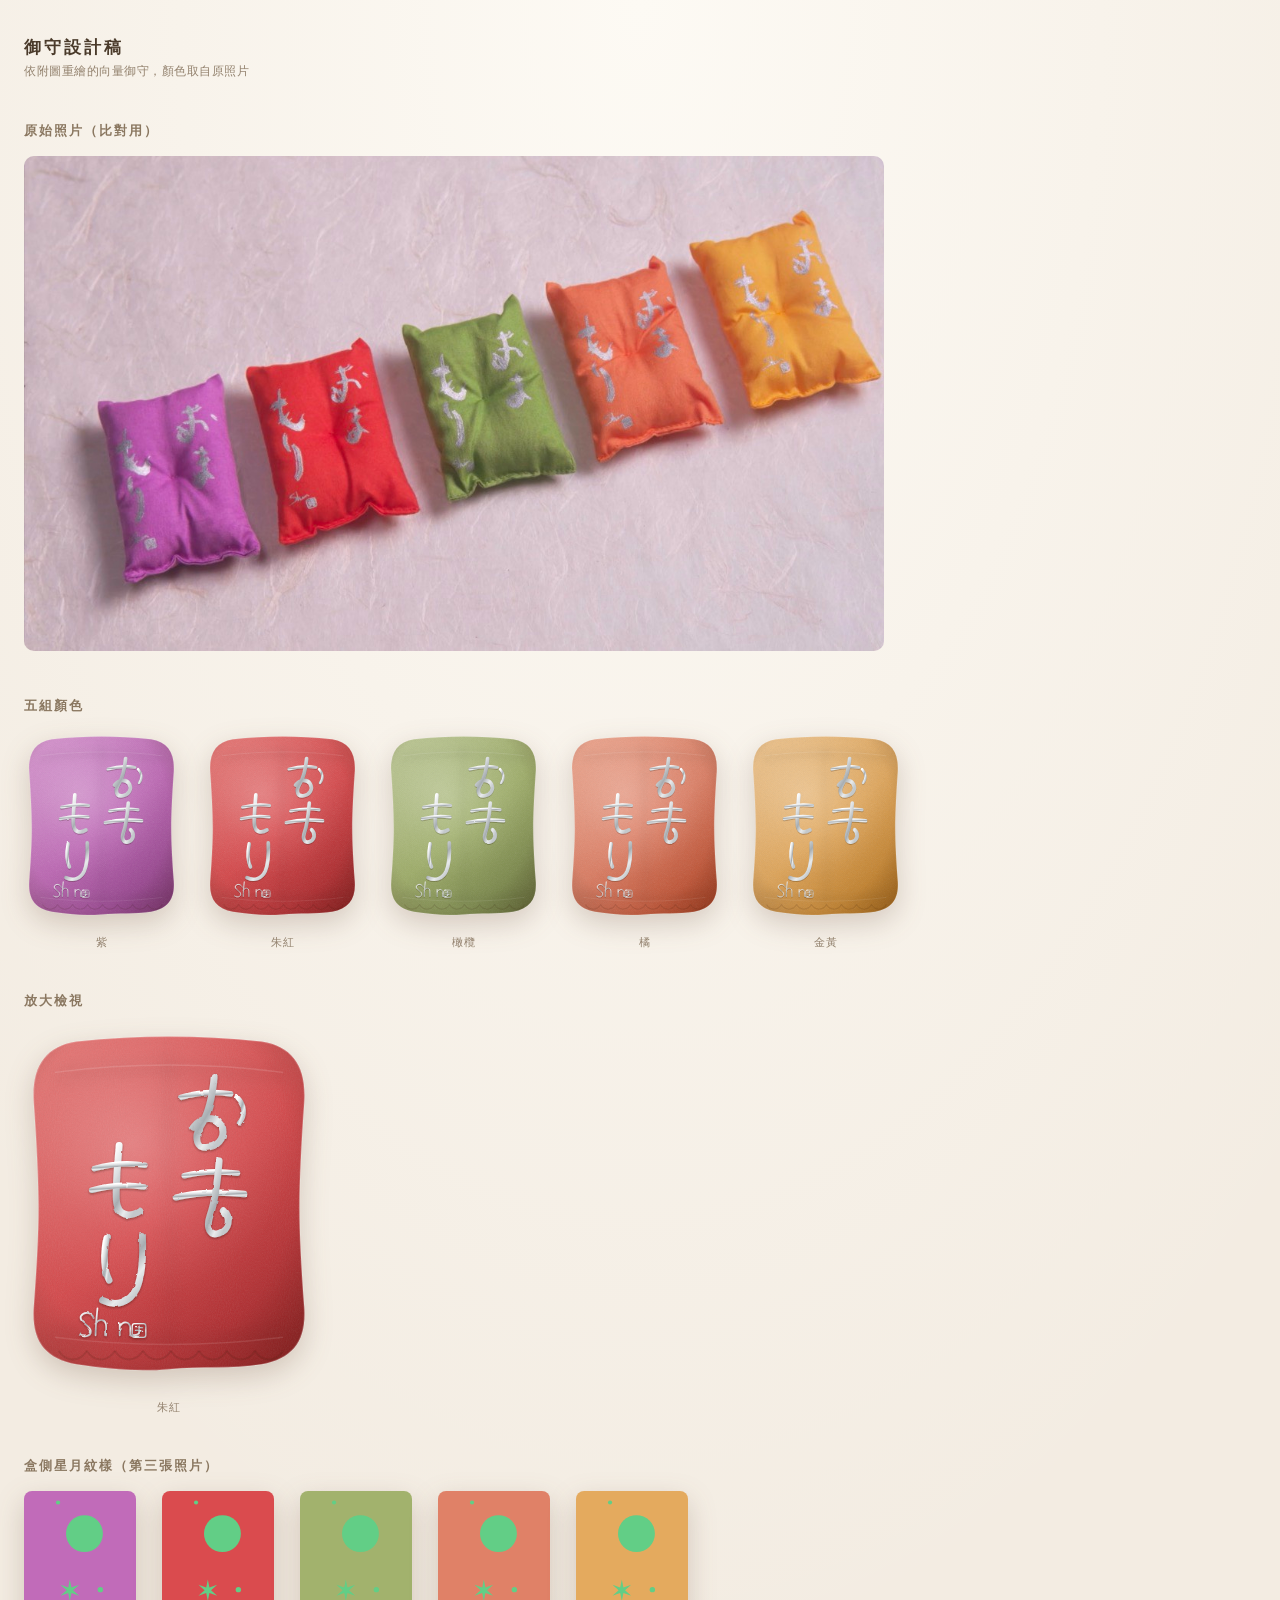
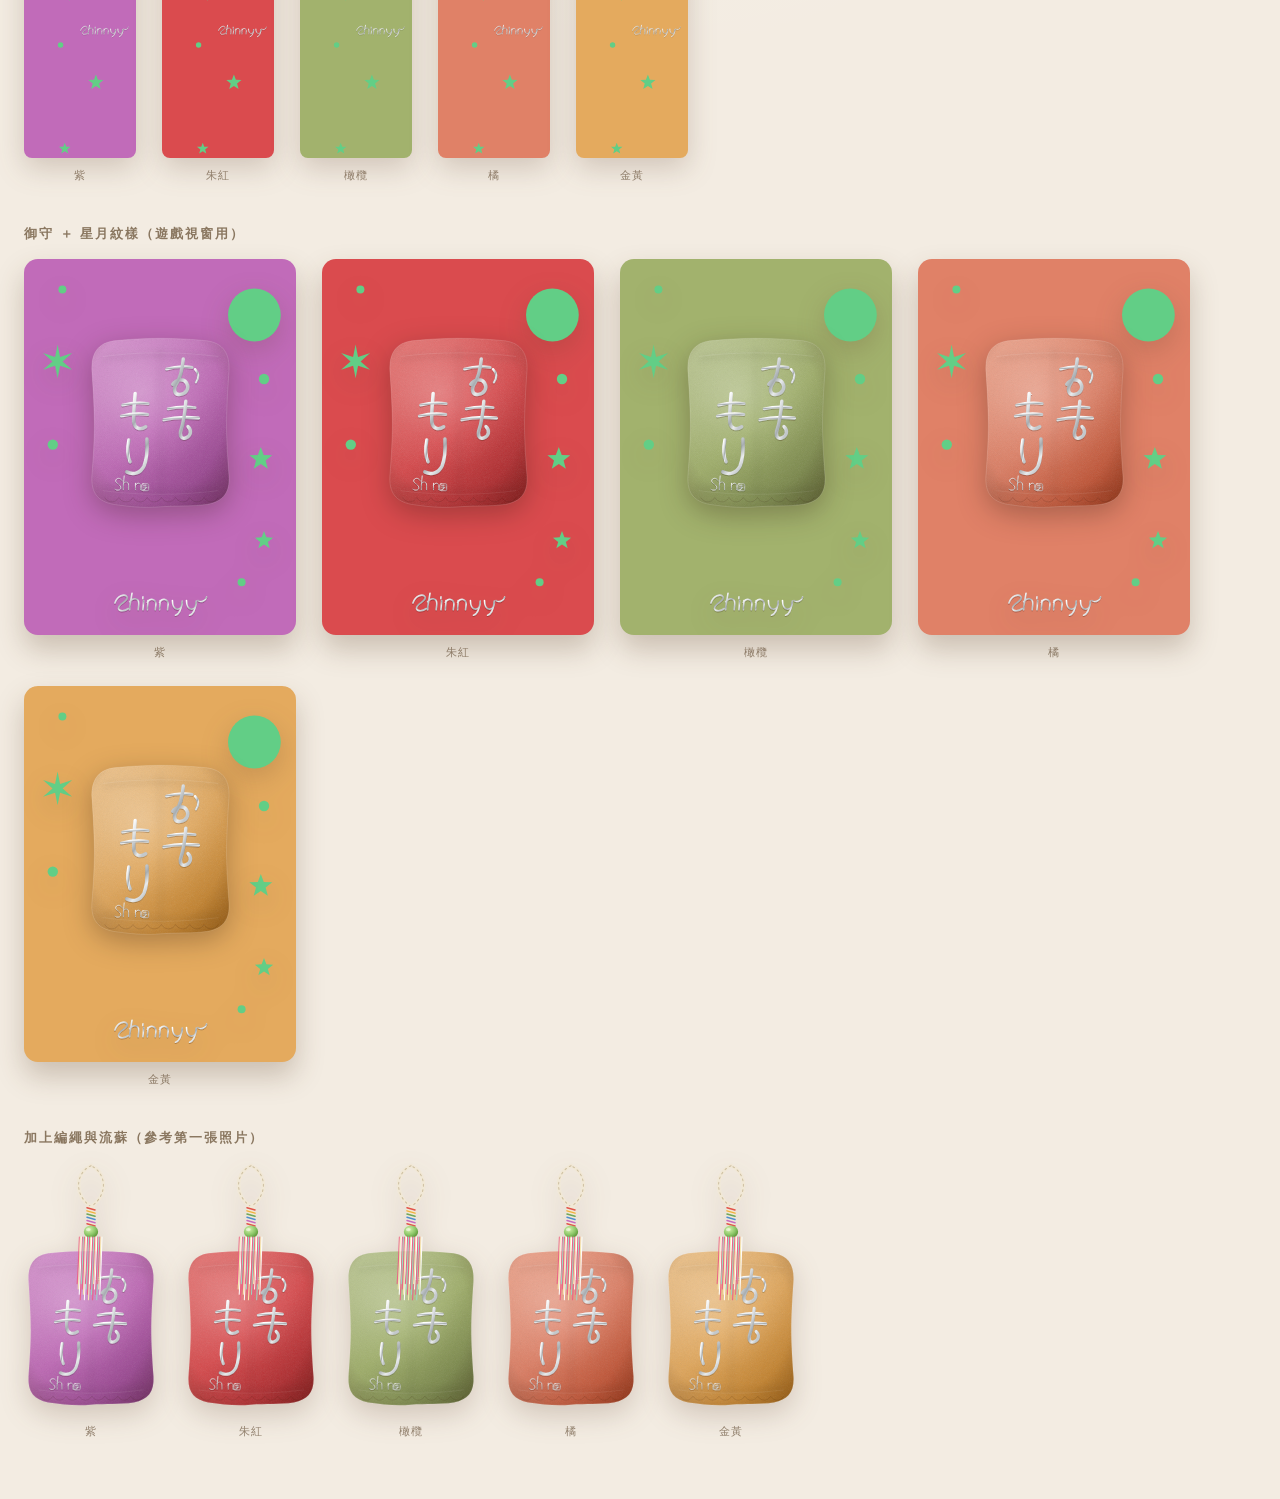
<file: omamori-preview.html>
<!DOCTYPE html>
<html lang="zh-Hant">
<head>
<meta charset="UTF-8">
<meta name="viewport" content="width=device-width, initial-scale=1.0">
<title>御守設計稿</title>
<style>
  :root { color-scheme: light; }
  * { box-sizing: border-box; }
  body {
    margin: 0;
    padding: 36px 24px 60px;
    background:
      radial-gradient(120% 90% at 50% 0%, #fdfaf4 0%, transparent 60%),
      #f3ece2;
    font-family: "PingFang TC", "Noto Sans TC", "Microsoft JhengHei", sans-serif;
    color: #4a3a2a;
  }
  h1 { font-size: 17px; letter-spacing: 3px; margin: 0 0 4px; font-weight: 800; }
  .sub { font-size: 12px; color: #93826e; margin: 0 0 30px; letter-spacing: .5px; }
  h2 { font-size: 13px; letter-spacing: 2px; margin: 42px 0 16px; color: #8a7760; font-weight: 700; }

  .row { display: flex; gap: 26px; align-items: flex-end; flex-wrap: wrap; }
  .cell { text-align: center; }
  .cell figcaption { margin-top: 10px; font-size: 11px; color: #93826e; letter-spacing: 1px; }
  .cell svg { display: block; filter: drop-shadow(0 10px 14px rgba(90, 60, 40, .22)); }

  .panel {
    position: relative;
    width: 272px;
    aspect-ratio: 340 / 470;
    border-radius: 14px;
    overflow: hidden;
    display: flex;
    align-items: center;
    justify-content: center;
    box-shadow: 0 14px 28px rgba(90, 60, 40, .26);
  }
  .panel .deco { position: absolute; inset: 0; width: 100%; height: 100%; }
  .panel .pouch { position: relative; width: 54%; margin-bottom: 16%; }
  .panel .pouch svg {
    width: 100%; height: auto; display: block;
    filter: drop-shadow(0 8px 14px rgba(40, 20, 10, .3));
  }
  .strip svg { border-radius: 8px; }
</style>
</head>
<body>

<h1>御守設計稿</h1>
<p class="sub">依附圖重繪的向量御守，顏色取自原照片</p>

<h2>原始照片（比對用）</h2>
<img src="_ref.jpg?v=1" alt="參考照片" style="max-width:860px;width:100%;border-radius:10px">

<h2>五組顏色</h2>
<div class="row" id="row5"></div>

<h2>放大檢視</h2>
<div class="row" id="rowBig"></div>

<h2>盒側星月紋樣（第三張照片）</h2>
<div class="row" id="rowStrip"></div>

<h2>御守 ＋ 星月紋樣（遊戲視窗用）</h2>
<div class="row" id="rowPanel"></div>

<h2>加上編繩與流蘇（參考第一張照片）</h2>
<div class="row" id="rowCord"></div>

<script src="omamori-motifs.js?v=1794652635"></script>
<script src="omamori-preview.js?v=1794652635"></script>
</body>
</html>
</file>
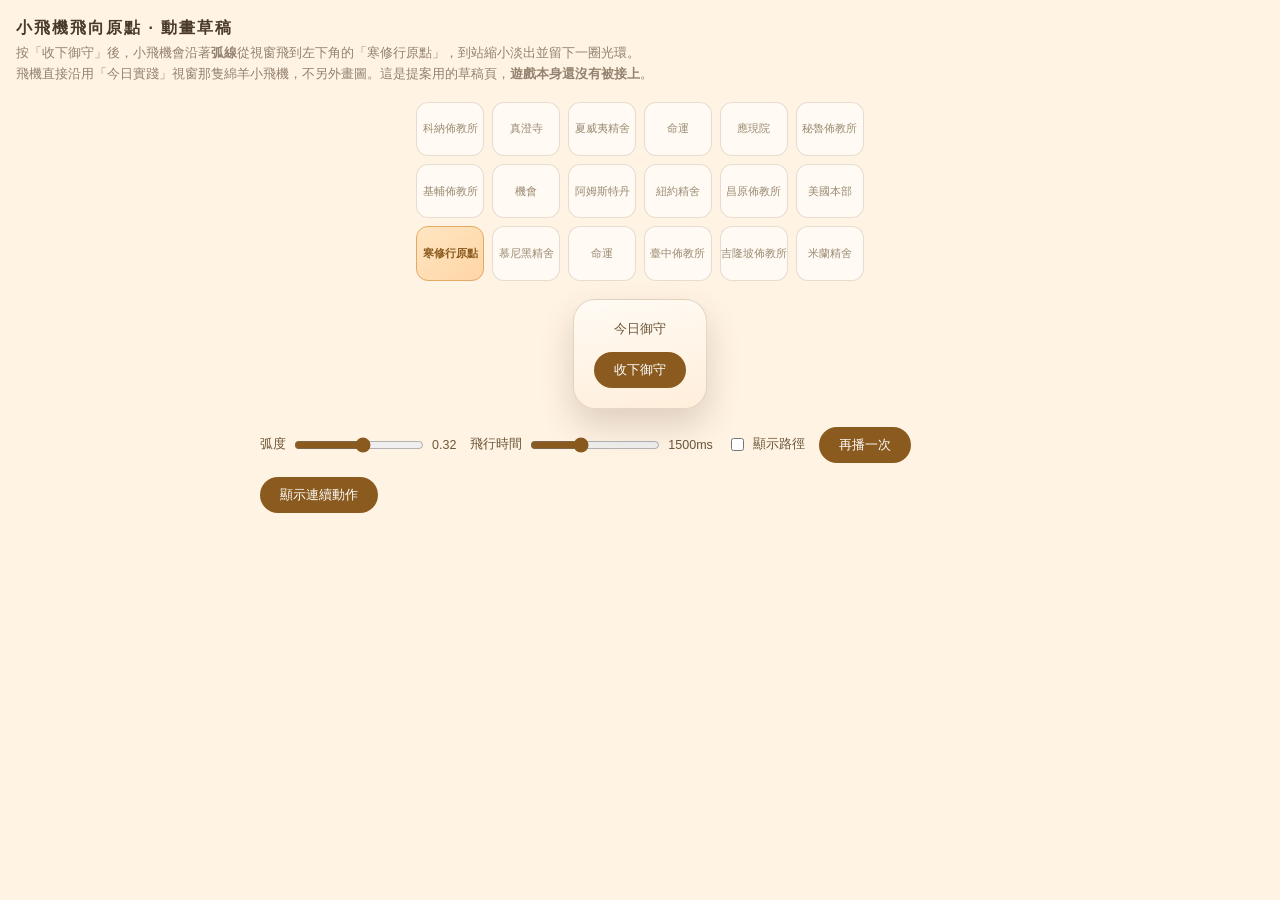
<file: plane-flight-preview.html>
<!DOCTYPE html>
<html lang="zh-Hant">
<head>
<meta charset="UTF-8">
<meta name="viewport" content="width=device-width, initial-scale=1.0, viewport-fit=cover">
<title>小飛機飛向原點 · 動畫草稿</title>
<link rel="stylesheet" href="style.css?v=96">
<style>
  body { margin: 0; padding: 18px 16px 40px; background: var(--bg, #efe7d6); font-family: "PingFang TC","Noto Sans TC","Microsoft JhengHei",sans-serif; }
  h1 { font-size: 16px; letter-spacing: 2px; margin: 0 0 4px; color: #4a3a2a; }
  .sub { font-size: 12.5px; color: #93826e; margin: 0 0 16px; line-height: 1.7; max-width: 760px; }
  .mock-board { position: relative; display: grid; grid-template-columns: repeat(6, 1fr); gap: 8px; max-width: 760px; margin: 0 auto; }
  .mock-tile { aspect-ratio: 5/4; border-radius: 12px; background: rgba(255,253,248,.8); border: 1px solid rgba(120,80,40,.18);
               display: flex; align-items: center; justify-content: center; font-size: 11px; color: #9b8a72; text-align: center; }
  .mock-tile.start { background: linear-gradient(140deg,#ffe6c2,#ffd5a6); border-color: #e3a964; color: #8a5a1e; font-weight: 800; }
  .mock-dialog { position: relative; margin: 18px auto 0; max-width: 420px; padding: 20px; border-radius: 22px; text-align: center;
                 background: linear-gradient(170deg,#fffbf4,#ffeedb); border: 1px solid rgba(120,80,40,.2); box-shadow: 0 16px 34px rgba(90,60,40,.2); }
  .mock-dialog p { margin: 0 0 14px; font-size: 13px; color: #6b5636; }
  .bar { display: flex; flex-wrap: wrap; gap: 14px; align-items: center; max-width: 760px; margin: 18px auto 0; font-size: 12.5px; color: #6b5636; }
  .bar label { display: flex; align-items: center; gap: 6px; }
  input[type=range] { width: 130px; accent-color: #8a5a1e; }
  button { padding: 9px 20px; border: 0; border-radius: 999px; background: #8a5a1e; color: #fff; font-family: inherit; font-size: 13px; cursor: pointer; }
  .hidden-src { position: absolute; width: 0; height: 0; overflow: hidden; }
  /* SVG 是取代元素，光靠 inset:0 不會被撐開（會維持 300x150 的預設大小），
     要明確給 width/height 才蓋得住整個畫面 */
  .path-ghost { position: fixed; left: 0; top: 0; width: 100%; height: 100%; pointer-events: none; z-index: 69; }
</style>
</head>
<body>

<h1>小飛機飛向原點 · 動畫草稿</h1>
<p class="sub">
  按「收下御守」後，小飛機會沿著<b>弧線</b>從視窗飛到左下角的「寒修行原點」，到站縮小淡出並留下一圈光環。<br>
  飛機直接沿用「今日實踐」視窗那隻綿羊小飛機，不另外畫圖。這是提案用的草稿頁，<b>遊戲本身還沒有被接上</b>。
</p>

<div class="mock-board" id="board"></div>

<div class="mock-dialog">
  <p>今日御守</p>
  <button id="takeBtn">收下御守</button>
</div>

<div class="bar">
  <label>弧度 <input type="range" id="arc" min="0" max="60" value="32"><span id="arcVal">0.32</span></label>
  <label>飛行時間 <input type="range" id="dur" min="600" max="3000" step="100" value="1500"><span id="durVal">1500ms</span></label>
  <label><input type="checkbox" id="showPath"> 顯示路徑</label>
  <button id="replay">再播一次</button>
  <button id="ghosts">顯示連續動作</button>
</div>

<!-- 動畫模組會 clone 這一份；正式頁面上「今日實踐」視窗本來就有一份，不用另外加 -->
<div class="hidden-src"><svg class="modal-plane" viewBox="0 0 72 40" aria-hidden="true">
        <g class="plane-trail" stroke="#e9a35c" stroke-width="2.4" stroke-linecap="round" fill="none">
          <path d="M2 13 H12"/><path d="M0 21 H10"/><path d="M3 29 H13"/>
        </g>
        <g class="plane-body">
          <path d="M22 17 L15 4 H26 L34 16 Z" fill="#f2a155"/>
          <path d="M20 20 C20 15 26 13 36 13 H58 C66 13 70 17 70 20 C70 23 66 27 58 27 H36 C26 27 20 25 20 20 Z" fill="#fff6e8"/>
          <path d="M38 25 L52 25 L42 38 H33 Z" fill="#e2705f"/>
          <path d="M62 15.2 Q68 16.5 69 20 H62 Z" fill="#f2a155"/>
          <circle cx="44" cy="20" r="2.2" fill="#f2a155"/><circle cx="51" cy="20" r="2.2" fill="#f2a155"/><circle cx="57.5" cy="20" r="2.2" fill="#f2a155"/>
          <g class="plane-sheep" transform="translate(51 13) scale(1.6) translate(-48.5 -13)">
            <g class="ps-wool-edge"><ellipse cx="46" cy="10" rx="5.3" ry="3.3"/><circle cx="42" cy="9" r="2.4"/><circle cx="45.6" cy="7.2" r="2.7"/><circle cx="49.6" cy="8.5" r="2.4"/></g>
            <g class="ps-wool"><ellipse cx="46" cy="10" rx="5.3" ry="3.3"/><circle cx="42" cy="9" r="2.4"/><circle cx="45.6" cy="7.2" r="2.7"/><circle cx="49.6" cy="8.5" r="2.4"/></g>
            <g class="ps-ear"><ellipse cx="50" cy="9.5" rx="2.3" ry="1.15" transform="rotate(20 50 9.5)"/></g>
            <g class="ps-ear"><ellipse cx="56.4" cy="9.5" rx="2.3" ry="1.15" transform="rotate(-20 56.4 9.5)"/></g>
            <ellipse class="ps-ear-in" cx="50.3" cy="9.6" rx="1.3" ry=".5" transform="rotate(20 50.3 9.6)"/>
            <ellipse class="ps-ear-in" cx="56.1" cy="9.6" rx="1.3" ry=".5" transform="rotate(-20 56.1 9.6)"/>
            <ellipse class="ps-face" cx="53.2" cy="9.1" rx="3" ry="2.65"/>
            <circle class="ps-tuft" cx="53.2" cy="7" r="1.9"/>
            <ellipse class="ps-cheek" cx="51.2" cy="10.1" rx=".85" ry=".5"/>
            <ellipse class="ps-cheek" cx="55.2" cy="10.1" rx=".85" ry=".5"/>
            <g class="ps-eyes">
              <ellipse cx="51.9" cy="8.9" rx=".66" ry=".87"/><ellipse cx="54.5" cy="8.9" rx=".66" ry=".87"/>
              <circle cx="51.68" cy="8.57" r=".27" fill="#fff"/><circle cx="54.28" cy="8.57" r=".27" fill="#fff"/>
            </g>
            <ellipse class="ps-nose" cx="53.2" cy="10.3" rx=".52" ry=".38"/>
          </g>
        </g>
      </svg></div>

<svg class="path-ghost" id="pathGhost" hidden><path id="pathLine" fill="none" stroke="#c8962e" stroke-width="2" stroke-dasharray="6 8"/></svg>

<script src="plane-flight.js?v=3"></script>
<script src="plane-flight-preview.js?v=4"></script>
</body>
</html>
</file>
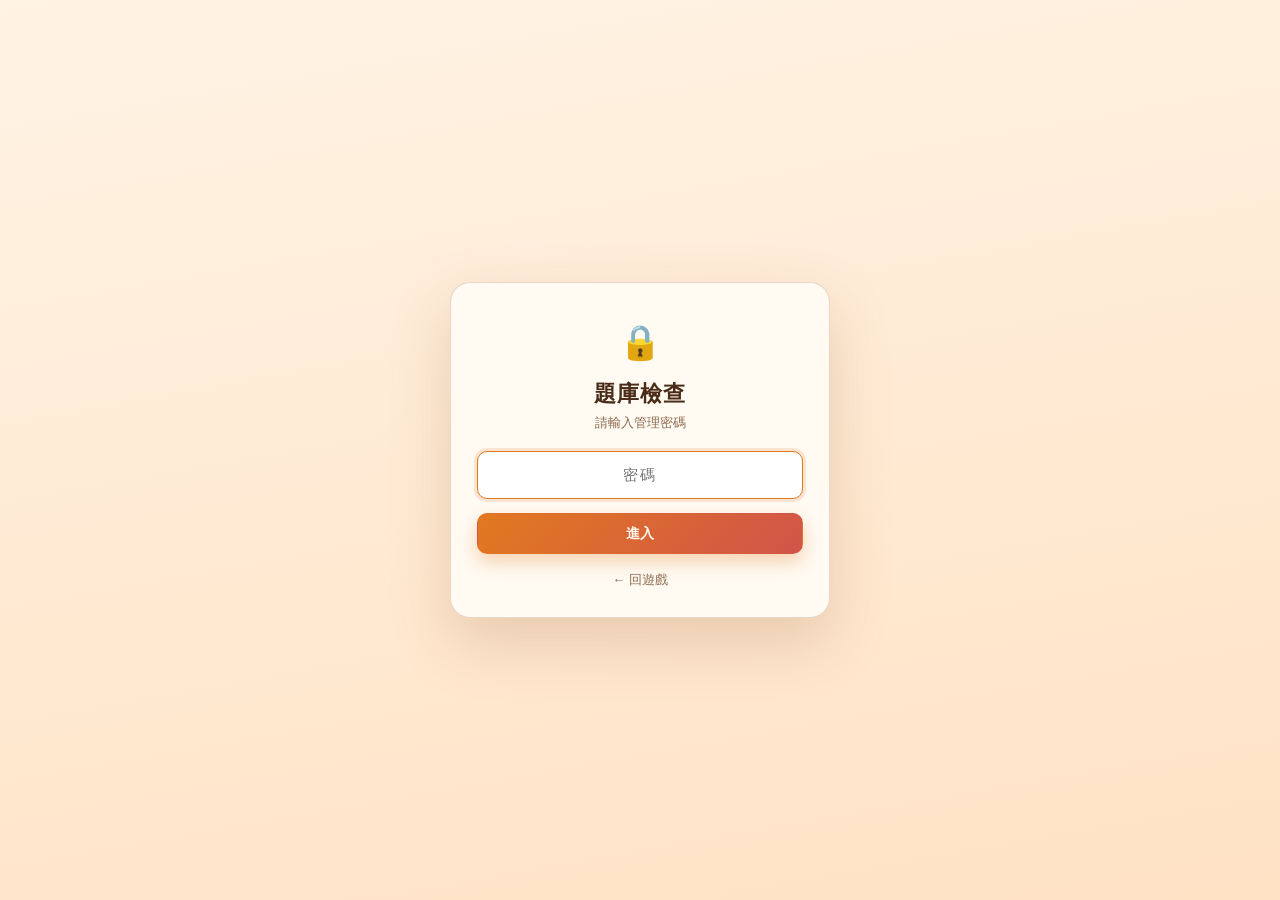
<file: qa-admin.html>
<!DOCTYPE html>
<html lang="zh-Hant">
<head>
<meta charset="UTF-8">
<meta name="viewport" content="width=device-width, initial-scale=1.0, viewport-fit=cover">
<title>題庫檢查 — 真如世界大冒險 Going</title>
<meta name="robots" content="noindex, nofollow">
<meta name="theme-color" content="#fff3e4">
  <link rel="stylesheet" href="qa-admin.css?v=5">
</head>
<body>

<!-- 密碼鎖：解開前不顯示任何東西 -->
<div class="lock" id="lock">
  <form class="lock-card" id="lockForm" autocomplete="off">
    <div class="lock-icon" aria-hidden="true">🔒</div>
    <h1>題庫檢查</h1>
    <p class="lock-sub">請輸入管理密碼</p>
    <input type="password" id="lockInput" placeholder="密碼" aria-label="管理密碼" autocomplete="current-password">
    <p class="lock-error" id="lockError" hidden>密碼不對，請再試一次。</p>
    <button class="btn btn-primary" type="submit">進入</button>
    <a class="lock-back" href="index.html">← 回遊戲</a>
  </form>
</div>

<header class="admin-head" id="adminHead" hidden>
  <div class="admin-head-inner">
    <div>
      <h1>題庫檢查</h1>
      <p class="sub">寒修行與教義檢定 · <span id="countLabel">讀取中…</span></p>
    </div>
    <div class="head-actions">
      <a class="btn btn-ghost" href="index.html">回遊戲</a>
      <a class="btn btn-primary" id="sheetBtn" target="_blank" rel="noopener">開啟試算表編輯</a>
    </div>
  </div>
</header>

<main class="admin-main" id="adminMain" hidden>

  <section class="bar">
    <button class="btn" id="reloadBtn">重新讀取</button>
    <button class="btn" id="downloadBtn">下載 quiz.json 備份</button>
  </section>

  <section class="linkbar">
    <span class="link-state" id="linkState">資料來源：讀取中…</span>
  </section>

  <div class="verdict" id="verdict" hidden></div>

  <p class="note">
    <strong>題目要新增、修改、刪除，都在 Google 試算表裡做</strong> —— 按右上角「開啟試算表編輯」。
    一列一題，欄位是<code>題目</code>、<code>選項A</code>～<code>選項D</code>、<code>正解</code>（填 A/B/C/D）、<code>解說</code>。
    想多一個選項就多開一欄 <code>選項E</code>，想刪一題就把整列刪掉。
    存檔後回到這頁按「重新讀取」確認格式沒問題，遊戲那邊重新整理就會換成新題庫。
  </p>

  <div id="list" class="list"></div>

  <p class="empty" id="emptyHint" hidden>讀不到任何題目。</p>
</main>

<div class="toast" id="toast" hidden></div>

<template id="cardTpl">
  <article class="card ro">
    <div class="card-head">
      <span class="card-no"></span>
      <span class="card-flag"></span>
    </div>
    <p class="card-q"></p>
    <ol class="ro-options"></ol>
    <p class="card-explain"></p>
  </article>
</template>

<script src="qa-admin.js?v=5"></script>
</body>
</html>
</file>
<file: style.css>
:root {
  /* 明亮暖色系統：奶油米底 + 琥珀橙 / 陶土 / 蜜金 */
  --bg: #fff3e4;
  --bg-2: #ffe2c4;
  --surface: #fffaf2;
  --panel: rgba(255, 253, 248, 0.72);
  --panel-border: rgba(150, 94, 52, 0.22);
  --text: #4a2c18;
  --text-dim: #8d6a4f;

  --accent-1: #e2791f;   /* 琥珀橙（主色）*/
  --accent-2: #d1544a;   /* 陶土紅 */
  --accent-3: #f0a52e;   /* 蜜金 */
  --gold: #d99322;

  --regular: #d9a164;    /* 焦糖 */
  --chance: #e8921d;     /* 蜂蜜 */
  --fate: #d4604f;       /* 赤陶 */
  --start: #7fa33f;      /* 橄欖綠 */

  /* rgba() 用的色版 */
  --accent-1-rgb: 226, 121, 31;
  --accent-2-rgb: 209, 84, 74;
  --accent-3-rgb: 240, 165, 46;
  --gold-rgb: 217, 147, 34;
  --start-rgb: 127, 163, 63;
  --warm-light-rgb: 255, 252, 246;
  --warm-ink-rgb: 150, 94, 52;
  --shadow-rgb: 150, 96, 52;

  --radius: 16px;
}

* { box-sizing: border-box; }

html, body {
  margin: 0;
  padding: 0;
  height: 100vh;
  height: 100dvh;
  background:
    radial-gradient(120% 95% at 50% 0%, #fffaf0 0%, transparent 62%),
    linear-gradient(170deg, var(--bg) 0%, var(--bg-2) 100%);
  color: var(--text);
  font-family: "PingFang TC", "Noto Sans TC", "Microsoft JhengHei", -apple-system, BlinkMacSystemFont, sans-serif;
  overflow: hidden;
}

body {
  display: flex;
  flex-direction: column;
}

/* ---------- animated background ---------- */
.bg-fx {
  position: fixed;
  inset: 0;
  z-index: 0;
  overflow: hidden;
  pointer-events: none;
}

.blob {
  position: absolute;
  border-radius: 50%;
  filter: blur(90px);
  opacity: 0.32;
  will-change: transform;
}

.blob-a {
  width: 480px; height: 480px;
  background: radial-gradient(circle, var(--accent-1), transparent 70%);
  top: -120px; left: -100px;
  animation: float-a 18s ease-in-out infinite;
}
.blob-b {
  width: 420px; height: 420px;
  background: radial-gradient(circle, var(--accent-3), transparent 70%);
  bottom: -140px; right: -80px;
  animation: float-b 22s ease-in-out infinite;
}
.blob-c {
  width: 360px; height: 360px;
  background: radial-gradient(circle, var(--accent-2), transparent 70%);
  top: 40%; left: 50%;
  animation: float-c 26s ease-in-out infinite;
}

@keyframes float-a {
  0%, 100% { transform: translate(0, 0) scale(1); }
  50% { transform: translate(120px, 80px) scale(1.15); }
}
@keyframes float-b {
  0%, 100% { transform: translate(0, 0) scale(1); }
  50% { transform: translate(-100px, -60px) scale(1.1); }
}
@keyframes float-c {
  0%, 100% { transform: translate(-50%, -50%) scale(1); }
  50% { transform: translate(-40%, -60%) scale(1.2); }
}

.stars {
  position: absolute;
  inset: 0;
  background-image:
    radial-gradient(1.5px 1.5px at 20px 30px, rgba(196,124,66,0.28), transparent),
    radial-gradient(1.5px 1.5px at 120px 90px, rgba(196,124,66,0.2), transparent),
    radial-gradient(1px 1px at 200px 160px, rgba(196,124,66,0.24), transparent),
    radial-gradient(1.5px 1.5px at 320px 60px, rgba(196,124,66,0.18), transparent),
    radial-gradient(1px 1px at 400px 220px, rgba(196,124,66,0.24), transparent);
  background-repeat: repeat;
  background-size: 420px 260px;
  opacity: 0.6;
  animation: drift 60s linear infinite;
}
.snow {
  position: absolute;
  inset: 0;
  width: 100%;
  height: 100%;
}

@keyframes drift {
  from { background-position: 0 0; }
  to { background-position: -420px 260px; }
}

/* ---------- 題庫管理入口（左上角隱密小點）---------- */
.admin-dot {
  position: fixed;
  top: max(6px, env(safe-area-inset-top));
  left: max(6px, env(safe-area-inset-left));
  z-index: 30;
  width: 28px;
  height: 28px;
  display: flex;
  align-items: center;
  justify-content: center;
  font-size: 12px;
  line-height: 1;
  color: var(--text-dim);
  text-decoration: none;
  border-radius: 50%;
  opacity: 0.1;
  -webkit-tap-highlight-color: transparent;
  transition: opacity 0.2s ease, background 0.2s ease, box-shadow 0.2s ease;
}
.admin-dot:hover,
.admin-dot:focus-visible {
  opacity: 0.95;
  background: rgba(var(--warm-light-rgb), 0.95);
  box-shadow: 0 3px 10px rgba(var(--shadow-rgb), 0.22);
}
.admin-dot:focus-visible { outline: 2px solid var(--accent-1); outline-offset: 2px; }
@media (prefers-reduced-motion: reduce) {
  .admin-dot { transition: none; }
}

/* ---------- 發送邀請函入口（左上角，跟右上角音效鈕對稱）---------- */
.invite-dot {
  position: fixed;
  top: max(14px, env(safe-area-inset-top));
  left: max(14px, env(safe-area-inset-left));
  z-index: 60;
  width: 40px;
  height: 40px;
  border-radius: 50%;
  border: 1px solid var(--panel-border);
  background: var(--surface);
  backdrop-filter: blur(6px);
  color: var(--text);
  font-size: 17px;
  display: flex;
  align-items: center;
  justify-content: center;
  cursor: pointer;
  transition: transform 0.15s ease, background 0.15s ease, box-shadow 0.15s ease;
  box-shadow: 0 6px 18px rgba(var(--shadow-rgb), 0.22);
}
.invite-dot:hover { transform: translateY(-2px); }
.invite-dot:focus-visible { outline: 2px solid var(--accent-1); outline-offset: 2px; }
@media (max-width: 400px) {
  .invite-dot { width: 34px; height: 34px; font-size: 15px; }
}

/* ---------- header ---------- */
.page-head {
  position: relative;
  z-index: 1;
  flex-shrink: 0;
  text-align: center;
  padding: clamp(10px, 3vh, 30px) 16px clamp(4px, 1vh, 8px);
}

.page-head h1 {
  margin: 0;
  font-size: clamp(30px, 6.4vh, 66px);
  letter-spacing: 3px;
  line-height: 1.12;
}

/* 七彩跑馬燈標題。
   漸層裡放「兩輪」完整彩虹、背景寬度設 200%，所以畫面上隨時看到的是剛好一輪；
   動畫把背景推移兩輪的距離，頭尾顏色對得起來，循環時不會有接縫跳色。
   （只放一輪的話推到底會從紫直接跳回紅，看得出來一頓。）
   紅橙黃綠青藍紫各自壓暗一點，才不會在米色紙底上刺眼。 */
.grad-text {
  background: linear-gradient(
    90deg,
    #e8503a, #f0892f, #f2c231, #5bb563, #37a6c4, #4a63d0, #9a5bc4,
    #e8503a, #f0892f, #f2c231, #5bb563, #37a6c4, #4a63d0, #9a5bc4,
    #e8503a
  );
  background-size: 200% auto;
  -webkit-background-clip: text;
  background-clip: text;
  color: transparent;
  animation: shine 6s linear infinite;
}

/* 會動的彩色字對部分使用者是負擔，關掉動畫後停在彩虹中段，字一樣看得清楚 */
@media (prefers-reduced-motion: reduce) {
  .grad-text { animation: none; background-position: 50% center; }
}
@keyframes shine {
  to { background-position: 200% center; }
}

.subtitle {
  margin: clamp(4px, 1vh, 10px) 0 0;
  color: var(--text-dim);
  font-size: clamp(10px, 1.7vh, 14px);
  letter-spacing: 1px;
}

/* ---------- sound toggle ---------- */
.sound-toggle {
  position: fixed;
  top: max(14px, env(safe-area-inset-top));
  right: max(14px, env(safe-area-inset-right));
  z-index: 60;
  width: 40px;
  height: 40px;
  border-radius: 50%;
  border: 1px solid var(--panel-border);
  background: var(--surface);
  backdrop-filter: blur(6px);
  color: var(--text);
  font-size: 18px;
  display: flex;
  align-items: center;
  justify-content: center;
  cursor: pointer;
  transition: transform 0.15s ease, background 0.15s ease, box-shadow 0.15s ease;
  box-shadow: 0 6px 18px rgba(var(--shadow-rgb), 0.22);
}
.sound-toggle:hover {
  transform: translateY(-2px);
  background: #fff;
}
.sound-toggle.muted {
  color: var(--text-dim);
  border-color: var(--panel-border);
}

/* ---------- stage / board ---------- */
.stage {
  position: relative;
  z-index: 1;
  flex: 1;
  min-height: 0;
  display: flex;
  align-items: center;
  justify-content: center;
  padding: clamp(6px, 1.6vh, 20px) 16px;
  overflow: hidden;
}

.board-wrap {
  width: min(92vw, 760px);
  max-width: 100%;
  max-height: 100%;
}

.board {
  position: relative;
  display: grid;
  grid-template-columns: repeat(6, 1fr);
  grid-template-rows: repeat(6, 1fr);
  gap: 6px;
  width: 100%;
  height: 100%;
  padding: 6px;
  border-radius: 22px;
  background: linear-gradient(145deg, rgba(255,255,255,0.75), rgba(255,241,224,0.55));
  border: 1px solid var(--panel-border);
  box-shadow: 0 24px 60px rgba(var(--shadow-rgb),0.22), inset 0 0 40px rgba(var(--accent-1-rgb),0.06);
}

.tile {
  position: relative;
  display: flex;
  flex-direction: column;
  align-items: center;
  justify-content: center;
  gap: 2px;
  background: var(--panel);
  border: 1px solid var(--panel-border);
  border-radius: 10px;
  font-size: 10px;
  line-height: 1.2;
  color: var(--text-dim);
  text-align: center;
  padding: 2px;
  overflow: hidden;
  transition: transform 0.2s ease, box-shadow 0.2s ease, background 0.2s ease;
}

/* tile text scales with the board (container units, see .board below) */
.tile .tile-icon {
  font-size: clamp(13px, 3.4cqw, 30px);
  line-height: 1;
}
/* 有配到地點的格子：小圖示可以點，看那個地方在 Google 地圖上的位置 */
.tile .tile-icon.tile-icon-mappable {
  cursor: pointer;
  border-radius: 50%;
  transition: transform 0.15s ease, filter 0.15s ease;
}
.tile .tile-icon.tile-icon-mappable:hover,
.tile .tile-icon.tile-icon-mappable:focus-visible {
  transform: scale(1.18);
  filter: drop-shadow(0 0 0.3em rgba(var(--gold-rgb), 0.9));
}
.tile .tile-icon.tile-icon-mappable:focus-visible {
  outline: 2px solid var(--gold);
  outline-offset: 2px;
}

/* sun / moon / star symbols */
.sym {
  display: block;
  width: 1.25em;
  height: 1.25em;
  margin: 0 auto;
  overflow: visible;
  filter: drop-shadow(0 0 0.14em var(--glow));
}

/* --name-size is set by fitTileNames(): as large as every tile allows */
.tile .tile-name {
  font-size: var(--name-size, clamp(8.5px, 1.8cqw, 16px));
  color: var(--text);
  font-weight: 700;
  line-height: 1.2;
  padding: 0 2px;
  max-width: 100%;
  word-break: keep-all; /* only break at the <wbr> hints (after 真如苑, before (, after 、) */
}

/* 機會 / 命運：大字 */
.board { container-type: inline-size; }
.tile.type-chance .tile-name,
.tile.type-fate .tile-name {
  font-size: clamp(13px, 4.6cqw, 36px);
  font-weight: 800;
  letter-spacing: 0.08em;
  line-height: 1.1;
}
.tile.type-chance .tile-name { color: var(--chance); }
.tile.type-fate .tile-name { color: var(--fate); }

.tile.type-start { border-color: var(--start); box-shadow: 0 0 14px rgba(var(--start-rgb),0.25) inset; }
.tile.type-chance { border-color: var(--chance); }
.tile.type-fate { border-color: var(--fate); }
.tile.type-regular { border-color: var(--regular); }

.tile.active-tile {
  transform: scale(var(--land-scale, 1.12));
  z-index: 3;
  box-shadow: 0 0 0 2px var(--gold), 0 0 24px rgba(var(--gold-rgb),0.45);
  background: rgba(var(--gold-rgb),0.18);
}

.tile.passing {
  z-index: 2;
  animation: pulse-pass 0.35s ease;
}
@keyframes pulse-pass {
  0% { transform: scale(1); }
  50% { transform: scale(var(--pass-scale, 1.18)); box-shadow: 0 0 18px rgba(var(--accent-1-rgb),0.6); }
  100% { transform: scale(1); }
}

/* ---------- center panel ---------- */
.center-panel {
  grid-column: 2 / 6;
  grid-row: 2 / 6;
  border-radius: 16px;
  background: radial-gradient(circle at 30% 20%, rgba(var(--accent-3-rgb),0.22), transparent 62%),
              linear-gradient(160deg, #ffe9cd, #ffdcb4);
  border: 1px solid var(--panel-border);
  display: flex;
  flex-direction: column;
  align-items: center;
  justify-content: center;
  padding: clamp(8px, 2vw, 18px);
  gap: 8px;
}

.dice-area {
  display: flex;
  flex-direction: column;
  align-items: center;
  gap: 8px;
}

/* ---------- sheep dice ---------- */
.center-panel { container-type: size; }

.dice-tray {
  --sheep: clamp(28px, min(24cqw, 30cqh), 150px);
  display: flex;
  justify-content: center;
  gap: calc(var(--sheep) * 0.22);
  padding-top: calc(var(--sheep) * 0.15);
  position: relative;
  z-index: 5;
}

.sheep-slot {
  position: relative;
  width: var(--sheep);
  height: calc(var(--sheep) * 1.15);
}

.sheep-shadow {
  position: absolute;
  left: 10%;
  right: 10%;
  bottom: 0;
  height: calc(var(--sheep) * 0.2);
  border-radius: 50%;
  background: radial-gradient(ellipse at center, rgba(var(--shadow-rgb),0.35), transparent 70%);
}

.sheep-hop {
  position: absolute;
  left: 0;
  top: 0;
  width: var(--sheep);
  height: calc(var(--sheep) * 1.15);
  transform-origin: 50% 100%;
}

.sheep-spin {
  position: absolute;
  inset: 0;
  transform-origin: 50% 62%;
}

.sheep {
  display: block;
  width: 100%;
  height: 100%;
  overflow: visible;
  transform-origin: 50% 100%;
  filter: drop-shadow(0 calc(var(--sheep) * 0.03) calc(var(--sheep) * 0.05) rgba(var(--shadow-rgb), 0.28));
  animation: sheep-breathe 2.8s ease-in-out infinite;
}
.sheep-slot:nth-child(2) .sheep { animation-delay: -0.9s; }
.sheep-slot:nth-child(3) .sheep { animation-delay: -1.8s; }

.sheep.v0 { --fur: #fffaf2; --fur-line: #e9c0ad; --ear-in: #ffb79b; --face: #fff1e7; --leg: #d6a18b; }
.sheep.v1 { --fur: #fff1e2; --fur-line: #ebc9a6; --ear-in: #ffc0a8; --face: #ffe6cf; --leg: #d8a881; }
.sheep.v2 { --fur: #ffeeda; --fur-line: #d9a87a; --ear-in: #ffb58a; --face: #ffe2c6; --leg: #c08f63; }

.sheep .fur {
  fill: var(--fur);
  stroke: var(--fur-line);
  stroke-width: 2.2;
  stroke-linejoin: round;
}
.sheep .ear-in { fill: var(--ear-in); }
.sheep .shade { fill: var(--fur-line); opacity: 0.22; }

/* wool: the fat layer peeks out around the filled one as a single outline */
.sheep .wool-edge {
  fill: var(--fur-line);
  stroke: var(--fur-line);
  stroke-width: 4.4;
  stroke-linejoin: round;
}
.sheep .wool { fill: var(--fur); }
.sheep .curl {
  fill: none;
  stroke: var(--fur-line);
  stroke-width: 2;
  stroke-linecap: round;
  opacity: 0.5;
}
.sheep .face {
  fill: var(--face);
  stroke: var(--fur-line);
  stroke-width: 2.2;
}
.sheep .horn {
  fill: none;
  stroke: #e0bb8a;
  stroke-width: 5;
  stroke-linecap: round;
}
.sheep .leg { fill: var(--leg); }
.sheep .hoof { fill: #6b4a3a; }

/* face states: calm (idle) vs. cheering (in the air) */
.sheep .eyes-happy,
.sheep .mouth-open { display: none; }
.sheep-slot.is-rolling .eyes-happy,
.sheep-slot.is-rolling .mouth-open { display: inline; }
.sheep-slot.is-rolling .eyes-open,
.sheep-slot.is-rolling .mouth-closed { display: none; }

/* idle life: breathing, blinking, ear twitch */
.sheep .blink { transform-box: fill-box; transform-origin: center; animation: sheep-blink 4.6s infinite; }
.sheep .ear { transform-box: fill-box; transform-origin: 50% 100%; }
.sheep .ear-l { animation: ear-twitch 5.5s ease-in-out infinite; }
.sheep .ear-r { animation: ear-twitch 5.5s ease-in-out 2.4s infinite; }
@keyframes sheep-breathe {
  0%, 100% { transform: scale(1, 1); }
  50% { transform: scale(1.025, 0.975); }
}
@keyframes sheep-blink {
  0%, 92%, 100% { transform: scaleY(1); }
  95% { transform: scaleY(0.1); }
}
@keyframes ear-twitch {
  0%, 86%, 100% { transform: rotate(0deg); }
  90% { transform: rotate(-7deg); }
  94% { transform: rotate(3deg); }
}

.sheep-slot.is-rolling .sheep,
.sheep-slot.is-rolling .blink { animation: none; }
.sheep-slot.is-rolling .ear { animation: ear-flap 0.16s ease-in-out infinite alternate; }
.sheep-slot.is-rolling .ear-r { animation-direction: alternate-reverse; }
@keyframes ear-flap {
  from { transform: rotate(-10deg); }
  to { transform: rotate(10deg); }
}

.sheep .badge { transform-box: fill-box; transform-origin: center; }
.sheep .badge.pop { animation: badge-pop 0.4s cubic-bezier(.3, 1.6, .5, 1); }
@keyframes badge-pop {
  from { transform: scale(0.5); }
  to { transform: scale(1); }
}

@media (prefers-reduced-motion: reduce) {
  .sheep,
  .sheep .blink,
  .sheep .ear { animation: none !important; }
}

.dice-total {
  min-height: 1.3em;
  font-size: clamp(22px, min(11cqw, 13cqh), 72px);
  font-weight: 800;
  white-space: nowrap;
  letter-spacing: 1px;
  color: var(--gold);
  text-shadow: 0 2px 0 rgba(255,255,255,0.75), 0 4px 12px rgba(var(--shadow-rgb),0.3);
}
.dice-total.show { animation: total-pop 0.35s ease; }
@keyframes total-pop {
  0% { transform: scale(0.6); opacity: 0; }
  70% { transform: scale(1.15); opacity: 1; }
  100% { transform: scale(1); }
}

.roll-btn {
  border: none;
  cursor: pointer;
  padding: clamp(8px, 1.6vw, 12px) clamp(18px, 4vw, 30px);
  border-radius: 999px;
  font-size: clamp(13px, 2vw, 16px);
  font-weight: 700;
  letter-spacing: 1px;
  color: #3a1b0c;
  background: linear-gradient(90deg, var(--accent-1), var(--accent-2));
  box-shadow: 0 10px 22px rgba(var(--accent-1-rgb),0.35);
  transition: transform 0.15s ease, box-shadow 0.15s ease, opacity 0.15s ease;
}
.roll-btn:hover { transform: translateY(-2px); box-shadow: 0 14px 28px rgba(var(--accent-1-rgb),0.5); }
.roll-btn:active { transform: translateY(0); }
.roll-btn:disabled { opacity: 0.5; cursor: not-allowed; transform: none; }

.hint {
  margin: 0;
  font-size: clamp(9px, 1.4vw, 11px);
  color: var(--text-dim);
}

/* 全球累計步數 */
.hint-world {
  margin-top: 2px;
  color: var(--accent-1);
  font-weight: 700;
  letter-spacing: 0.3px;
}
.hint-world #worldSteps {
  font-variant-numeric: tabular-nums;
  font-size: 1.15em;
  color: var(--accent-2);
}
.hint-world #worldSteps.bump {
  display: inline-block;
  animation: world-bump 0.45s ease;
}
@keyframes world-bump {
  0% { transform: scale(1); }
  40% { transform: scale(1.35); }
  100% { transform: scale(1); }
}
@media (prefers-reduced-motion: reduce) {
  .hint-world #worldSteps.bump,
  .hint-qa .bump { animation: none; }
}

/* Q&A 累計答題數 */
.hint-qa {
  margin-top: 1px;
  font-weight: 600;
}
.hint-qa span {
  font-variant-numeric: tabular-nums;
  font-size: 1.1em;
}
.hint-qa .qa-right { color: var(--start); }
.hint-qa .qa-wrong { color: var(--fate); }
.hint-qa .bump {
  display: inline-block;
  animation: world-bump 0.45s ease;
}

/* ---------- token ---------- */
.token {
  position: absolute;
  width: clamp(22px, 5cqw, 44px);
  height: clamp(22px, 5cqw, 44px);
  display: flex;
  align-items: center;
  justify-content: center;
  font-size: clamp(14px, 3.4cqw, 28px);
  border-radius: 50%;
  background: radial-gradient(circle at 30% 30%, #fff8ec, var(--accent-3) 70%);
  box-shadow: 0 0 14px rgba(var(--accent-3-rgb),0.7), 0 4px 10px rgba(var(--shadow-rgb),0.35);
  z-index: 5;
  transition: left 0.22s cubic-bezier(.4,1.6,.4,1), top 0.22s cubic-bezier(.4,1.6,.4,1);
  pointer-events: none;
}
.token.hop {
  animation: hop 0.22s ease;
}
@keyframes hop {
  0% { transform: translateY(0) scale(1); }
  40% { transform: translateY(-14px) scale(1.15); }
  100% { transform: translateY(0) scale(1); }
}

/* ---------- toast ---------- */
.toast {
  position: fixed;
  top: 18px;
  left: 50%;
  transform: translate(-50%, -60px);
  background: linear-gradient(90deg, var(--accent-1), var(--accent-3));
  color: #3a1b0c;
  padding: 10px 22px;
  border-radius: 999px;
  font-size: 13px;
  font-weight: 700;
  letter-spacing: 1px;
  box-shadow: 0 12px 26px rgba(var(--accent-1-rgb),0.32);
  z-index: 60; /* 要比御守／今日實踐小視窗（55）高，存檔提示才看得見 */
  opacity: 0;
  transition: transform 0.35s cubic-bezier(.4,1.6,.4,1), opacity 0.35s ease;
  pointer-events: none;
}
.toast.show {
  transform: translate(-50%, 0);
  opacity: 1;
}

/* ---------- modal ---------- */
.modal-overlay {
  position: fixed;
  inset: 0;
  background: rgba(74, 44, 24, 0.42);
  backdrop-filter: blur(6px);
  display: flex;
  align-items: center;
  justify-content: center;
  z-index: 40;
  opacity: 0;
  pointer-events: none;
  transition: opacity 0.25s ease;
}
.modal-overlay.show {
  opacity: 1;
  pointer-events: auto;
}

.modal-card {
  --pad-top: clamp(28px, 6vw, 48px);
  --pad-x: clamp(20px, 5vw, 44px);
  position: relative;
  width: min(92vw, 580px);
  max-height: 90vh;
  overflow-y: auto;
  overscroll-behavior: contain;
  scrollbar-width: none; /* 不顯示捲軸；內容會由 fitModal() 縮照片塞進畫面 */
  padding: var(--pad-top) var(--pad-x) clamp(24px, 5vw, 40px);
  border-radius: 28px;
  text-align: center;
  background:
    url("modal-people.webp?v=4") center bottom / 100% auto no-repeat,
    linear-gradient(165deg, rgba(255,250,242,0.96), rgba(255,228,200,0.97));
  /* 讓底圖人物吃到暖色，不再是冷灰 */
  background-blend-mode: multiply, normal;
  border: 1px solid rgba(var(--warm-ink-rgb),0.18);
  box-shadow: 0 26px 70px rgba(var(--shadow-rgb),0.3), 0 0 60px rgba(var(--accent-1-rgb),0.12);
  transform: scale(0.7) translateY(30px);
  opacity: 0;
  transition: transform 0.35s cubic-bezier(.34,1.56,.64,1), opacity 0.3s ease;
}
.modal-overlay.show .modal-card {
  transform: scale(1) translateY(0);
  opacity: 1;
}

.modal-icon {
  font-size: clamp(48px, 11vw, 72px);
  margin-bottom: 10px;
  animation: icon-pop 0.5s cubic-bezier(.34,1.56,.64,1);
}
@keyframes icon-pop {
  0% { transform: scale(0) rotate(-30deg); }
  70% { transform: scale(1.2) rotate(8deg); }
  100% { transform: scale(1) rotate(0); }
}

.modal-place {
  display: flex;
  align-items: center;
  justify-content: center;
  gap: clamp(8px, 2vw, 16px);
  margin-bottom: clamp(12px, 3vw, 22px);
  padding-right: 36px; /* 避開右上角的關閉鈕，名稱換成兩行時才不會疊到 */
  font-size: clamp(26px, 7vw, 40px);
  font-weight: 800;
  line-height: 1.25;
  letter-spacing: 2px;
  color: var(--accent-3);
}
.modal-place-name {
  min-width: 0;
  text-align: center;
  text-wrap: balance;
  word-break: keep-all; /* 只在 <wbr> 處換行，不會切成「墨西／哥」 */
}
/* 括號裡的地區（例如「法國巴黎」）縮小放第二行 */
.modal-place-sub {
  display: block;
  margin-top: 4px;
  font-size: 0.55em;
  letter-spacing: 1px;
  color: var(--gold);
}
.modal-plane {
  flex: none;
  width: 2em;
  height: auto;
  overflow: visible;
  filter: drop-shadow(0 3px 5px rgba(var(--shadow-rgb), 0.35));
}
.modal-globe {
  flex: none;
  width: 1.5em;
  height: 1.5em;
  margin-inline: 0.25em;
  overflow: visible;
  filter: drop-shadow(0 3px 5px rgba(var(--shadow-rgb), 0.35));
}
.globe-land { animation: globe-spin 9s linear infinite; }
.modal-overlay.show .modal-globe {
  animation: globe-in 0.8s 0.15s cubic-bezier(.2, .8, .3, 1) both;
}
@keyframes globe-spin {
  to { transform: translateX(-48px); }
}
@keyframes globe-in {
  from { transform: translateX(50px) scale(0.4); opacity: 0; }
  to { transform: none; opacity: 1; }
}
.plane-body path { stroke: rgba(var(--warm-ink-rgb), 0.3); stroke-width: 0.7; }

/* 領頭羊：坐在機身上的小羊（配色跟骰子小羊 v0 一致） */
.plane-sheep {
  --ps-fur: #fffaf2;
  --ps-line: #e9c0ad;
  --ps-face: #fff1e7;
  --ps-ear-in: #ffb79b;
}
.plane-sheep .ps-wool-edge {
  fill: var(--ps-line);
  stroke: var(--ps-line);
  stroke-width: 1.3;
  stroke-linejoin: round;
}
.plane-sheep .ps-wool { fill: var(--ps-fur); }
.plane-sheep .ps-face,
.plane-sheep .ps-tuft,
.plane-sheep .ps-ear ellipse {
  fill: var(--ps-fur);
  stroke: var(--ps-line);
  stroke-width: 0.55;
  stroke-linejoin: round;
}
.plane-sheep .ps-face { fill: var(--ps-face); }
.plane-sheep .ps-ear-in { fill: var(--ps-ear-in); }
.plane-sheep .ps-cheek { fill: #ffae92; opacity: 0.5; }
.plane-sheep .ps-eyes { fill: #4a2e22; }
.plane-sheep .ps-nose { fill: #ef8a74; }

.plane-trail path {
  animation: plane-trail 0.9s linear infinite;
}
.plane-trail path:nth-child(2) { animation-delay: -0.3s; }
.plane-trail path:nth-child(3) { animation-delay: -0.6s; }
.modal-overlay.show .modal-plane {
  animation: plane-in 0.8s 0.1s cubic-bezier(.2, .8, .3, 1) both;
}
@keyframes plane-bob {
  0%, 100% { transform: translateY(1.5px) rotate(-3deg); }
  50% { transform: translateY(-2px) rotate(3deg); }
}
@keyframes plane-trail {
  0% { transform: translateX(6px); opacity: 0; }
  30% { opacity: 1; }
  100% { transform: translateX(-9px); opacity: 0; }
}
@keyframes plane-in {
  from { transform: translateX(-70px) rotate(-10deg); opacity: 0; }
  to { transform: none; opacity: 1; }
}
@media (prefers-reduced-motion: reduce) {
  .plane-body,
  .plane-trail path,
  .globe-land,
  .modal-overlay.show .modal-plane,
  .modal-overlay.show .modal-globe { animation: none; }
}

/* 精舍小卡：照片＋國家洲別 */
.modal-temple {
  /* 底下緊接著「邀朋友」那顆按鈕，間距留太多會在照片和按鈕之間空出一條帶子，
     所以這裡收到只剩分隔用的最小間距；按鈕自己的 margin-top 設 0，
     相鄰 margin 會合併成兩者的最大值，只改一邊是推不上去的。 */
  margin: 0 0 clamp(4px, 1.2vw, 8px);
  text-align: left;
}
.modal-temple[hidden] { display: none; }
.modal-temple-photo {
  position: relative; /* 國家洲別那行壓在照片右上角，定位基準就是這一塊 */
  aspect-ratio: 4 / 3;
  max-height: 34vh;
  margin: 0 auto;
  border-radius: 18px;
  overflow: hidden;
  background: rgba(var(--accent-3-rgb), 0.16);
  box-shadow: 0 10px 24px rgba(var(--shadow-rgb), 0.22);
  border: 3px solid #fffaf2;
}
.modal-temple-photo img {
  display: block;
  width: 100%;
  height: 100%;
  object-fit: cover;
  opacity: 0;
  transition: opacity 0.3s ease;
}
.modal-temple-photo img.loaded { opacity: 1; }
/* 國家洲別：壓在照片右上角，不在照片下面另外佔一行。
   照片上半部常常是天空（亮的），金色的字會看不見，所以墊一層半透明深色底。
   照片那塊有 overflow:hidden 和圓角，所以貼齊邊角也不會超出圓角外面。 */
.modal-temple-meta {
  position: absolute;
  top: 10px;
  right: 10px;
  max-width: calc(100% - 20px);
  margin: 0;
  padding: 4px 12px;
  border-radius: 999px;
  background: rgba(38, 26, 14, 0.58);
  color: #fff4df;
  font-size: clamp(13px, 3.2vw, 16px);
  font-weight: 700;
  letter-spacing: 1px;
  white-space: nowrap;
  overflow: hidden;
  text-overflow: ellipsis;
  text-shadow: 0 1px 2px rgba(0, 0, 0, 0.55);
}

/* 邀朋友：比「繼續前進」低調的次要按鈕，走到有地點的格子才會出現 */
.modal-invite-cta {
  display: block;
  width: fit-content;
  max-width: 100%;
  margin: 0 auto;
  padding: 8px 20px;
  border: 1.5px solid rgba(var(--gold-rgb), 0.5);
  border-radius: 999px;
  background: rgba(255, 250, 242, 0.7);
  color: var(--gold);
  font-size: clamp(13px, 3.3vw, 15px);
  font-weight: 700;
  text-align: center;
  line-height: 1.4;
  cursor: pointer;
  transition: background 0.15s ease, transform 0.15s ease;
}
.modal-invite-cta:hover { background: #fff; transform: translateY(-1px); }
.modal-invite-cta[hidden] { display: none; }

/* 有照片時，照片取代大圖示，其他間距收緊，讓整張卡片不必捲動 */
.modal-card::-webkit-scrollbar { display: none; }
.modal-card.has-temple { --pad-top: clamp(20px, 4vw, 34px); }
.modal-card.has-temple .modal-icon { display: none; }
.modal-card.has-temple .modal-place {
  font-size: clamp(22px, 5.6vw, 34px);
  margin-bottom: clamp(8px, 2vw, 14px);
}
.modal-card.has-temple .modal-name { margin-bottom: 8px; font-size: clamp(20px, 5vw, 28px); }
.modal-card.has-temple .modal-quote { margin-bottom: clamp(14px, 3vw, 24px); line-height: 1.6; }

/* 矮又寬的螢幕：卡片加寬，照片在左、國家在右 */
.modal-card.temple-wide.has-temple {
  width: min(94vw, 860px);
  max-height: 94vh;
  --pad-top: 18px;
}
/* 矮又寬的螢幕原本是「照片左、國家洲別右」的兩欄排法，為的是省垂直空間。
   現在那行字壓在照片上、完全不佔高度了，右欄會變成空的，所以兩欄排法拿掉，
   改成照片置中、用 max-height 控制高度，一樣不會把卡片撐高。 */
.modal-card.temple-wide .modal-temple-photo { max-height: 52vh; }
.modal-card.temple-wide.has-temple .modal-place { margin-bottom: 8px; }
.modal-card.temple-wide.has-temple .modal-plane,
.modal-card.temple-wide.has-temple .modal-globe { width: 1.4em; }

.modal-name {
  margin: 0 0 18px;
  font-size: clamp(22px, 5.5vw, 32px);
  color: var(--gold);
}

.modal-quote {
  font-size: clamp(18px, 4.8vw, 26px);
  line-height: 1.8;
  color: var(--text);
  margin: 0 0 clamp(24px, 5vw, 36px);
  text-wrap: balance;
  text-shadow: 0 1px 10px rgba(255, 250, 242, 0.95), 0 0 4px rgba(255, 250, 242, 0.9);
}
.modal-num {
  font-size: clamp(18px, 4.4vw, 24px);
  font-weight: 800;
  letter-spacing: 2px;
  color: var(--gold);
  margin: 4px 0 10px;
}
.modal-num:empty { display: none; }

.modal-close {
  border: none;
  cursor: pointer;
  padding: 14px 40px;
  border-radius: 999px;
  font-size: clamp(16px, 3.8vw, 19px);
  font-weight: 700;
  color: #3a1b0c;
  background: linear-gradient(90deg, var(--accent-2), var(--accent-1));
  box-shadow: 0 10px 22px rgba(var(--accent-2-rgb),0.35);
  transition: transform 0.15s ease;
}
.modal-close:hover { transform: translateY(-2px); }

.modal-x {
  position: absolute;
  top: 10px;
  right: 12px;
  width: 32px;
  height: 32px;
  border-radius: 50%;
  border: 1px solid var(--panel-border);
  background: rgba(255, 253, 248, 0.8);
  color: var(--text-dim);
  font-size: 18px;
  line-height: 1;
  cursor: pointer;
  transition: background 0.15s ease, color 0.15s ease;
}
.modal-x:hover { background: #fff; color: var(--text); }

/* ---------- confetti ---------- */
.confetti-layer {
  position: fixed;
  inset: 0;
  pointer-events: none;
  z-index: 45;
  overflow: hidden;
}
/* 機會: golden burst */
.fx-chip,
.fx-star {
  position: absolute;
  will-change: transform, opacity;
}
.fx-chip {
  width: 9px;
  height: 14px;
  border-radius: 2px;
  box-shadow: 0 0 6px rgba(var(--gold-rgb), 0.55);
}
.fx-star {
  font-size: 18px;
  line-height: 1;
  text-shadow: 0 0 8px currentColor;
}
.fx-star::before { content: "✦"; }

/* 命運: drifting petals */
.fx-petal {
  position: absolute;
  border-radius: 0 80% 0 80%;
  box-shadow: 0 0 10px rgba(205, 98, 62, 0.5);
  will-change: transform, opacity;
}

/* ---------- responsive ---------- */
/* short landscape screens: tiles are flat, show icons only */
@media (max-height: 560px) and (orientation: landscape) {
  .tile .tile-name { display: none; }
  .tile.type-chance .tile-name,
  .tile.type-fate .tile-name { display: block; }
  .tile.type-chance .tile-icon,
  .tile.type-fate .tile-icon { display: none; }
}

@media (max-width: 400px) {
  .center-panel { gap: 4px; }
  .sound-toggle { width: 34px; height: 34px; font-size: 15px; }
}

/* portrait phone: board fills the screen edge to edge, tiles grow taller */
@media (max-width: 600px) and (orientation: portrait) {
  .stage {
    padding: 4px max(6px, env(safe-area-inset-left)) max(8px, env(safe-area-inset-bottom));
  }
  .page-head { padding: max(10px, env(safe-area-inset-top)) 52px 4px; }
  .page-head h1 { font-size: clamp(20px, min(8vw, calc(11vw - 14px)), 44px); letter-spacing: 1px; }
  .subtitle { font-size: clamp(10px, 3.2vw, 13px); letter-spacing: 0; }
  .board { gap: 4px; padding: 4px; border-radius: 16px; }
  .tile { border-radius: 8px; gap: 4px; }
}

@media (max-height: 420px) {
  .page-head { padding-top: 6px; padding-bottom: 2px; }
  .page-head h1 { font-size: clamp(22px, 5.4vh, 34px); letter-spacing: 1px; }
  .subtitle { display: none; }
  .dice-area { gap: 4px; }
  .hint { display: none; }
}

/* ---------- 鍵盤焦點外框（只在用鍵盤時出現）---------- */
.roll-btn:focus-visible,
.sound-toggle:focus-visible,
.modal-close:focus-visible,
.modal-x:focus-visible,
.modal-invite-cta:focus-visible,
.quiz-opt:focus-visible,
.quiz-close:focus-visible,
.quiz-x:focus-visible,
.map-x:focus-visible {
  outline: 3px solid var(--accent-1);
  outline-offset: 3px;
}
.modal-card:focus,
.quiz-card:focus,
.map-card:focus { outline: none; }

/* ---------- 地圖小視窗：點棋盤格子小圖示，看 Google 地圖上的位置 ---------- */
.map-overlay {
  position: fixed;
  inset: 0;
  background: rgba(74, 44, 24, 0.45);
  backdrop-filter: blur(6px);
  display: flex;
  align-items: center;
  justify-content: center;
  padding: 16px;
  z-index: 60;
  opacity: 0;
  pointer-events: none;
  transition: opacity 0.25s ease;
}
.map-overlay.show { opacity: 1; pointer-events: auto; }

.map-card {
  position: relative;
  display: flex;
  flex-direction: column;
  width: min(92vw, 640px);
  /* 用視窗實際高度（dvh）算，手機網址列伸縮也不會算錯；不支援的瀏覽器退回 vh */
  height: min(84vh, 640px);
  height: min(84dvh, 640px);
  padding: clamp(12px, 3vw, 24px);
  border-radius: 24px;
  background: linear-gradient(165deg, #fffbf4, #ffeedb);
  border: 1px solid rgba(var(--warm-ink-rgb), 0.2);
  box-shadow: 0 26px 70px rgba(var(--shadow-rgb), 0.32), 0 0 60px rgba(var(--accent-1-rgb), 0.1);
  overflow: hidden; /* 內容一定會縮進這個高度，不需要再捲動 */
  transform: scale(0.82) translateY(24px);
  opacity: 0;
  transition: transform 0.32s cubic-bezier(.34,1.56,.64,1), opacity 0.26s ease;
}
.map-overlay.show .map-card { transform: scale(1) translateY(0); opacity: 1; }

.map-x {
  position: absolute;
  top: 10px;
  right: 12px;
  width: 32px;
  height: 32px;
  border-radius: 50%;
  border: 1px solid var(--panel-border);
  background: rgba(255, 255, 255, 0.8);
  color: var(--text-dim);
  font-size: 19px;
  line-height: 1;
  cursor: pointer;
  transition: background 0.15s ease, color 0.15s ease;
}
.map-x:hover { background: #fff; color: var(--text); }

.map-title {
  flex: none;
  margin: 0 0 clamp(8px, 2vw, 14px);
  padding-right: 30px;
  font-size: clamp(14px, 3.6vw, 20px);
  font-weight: 800;
  color: var(--gold);
  text-align: center;
}
/* 照片和地圖分掉標題以外的高度（照片約 38%、地圖約 62%），縮放視窗時一起縮小，不會爆版 */
.map-photo {
  flex: 38 38 0;
  min-height: 0;
  width: 100%;
  margin: 0 0 clamp(8px, 2vw, 12px);
  border-radius: 14px;
  overflow: hidden;
  background: rgba(var(--accent-3-rgb), 0.16);
  box-shadow: 0 8px 20px rgba(var(--shadow-rgb), 0.2);
}
.map-photo[hidden] { display: none; }
.map-photo img {
  display: block;
  width: 100%;
  height: 100%;
  object-fit: cover;
}
.map-frame-wrap {
  flex: 62 62 0;
  min-height: 0;
  width: 100%;
  border-radius: 14px;
  overflow: hidden;
  background: rgba(var(--accent-3-rgb), 0.12);
}
/* 沒有照片時，地圖獨吞剩下的高度 */
.map-photo[hidden] ~ .map-frame-wrap { flex: 1 1 auto; }
.map-frame {
  width: 100%;
  height: 100%;
  border: 0;
}

/* ---------- 寒修行與教義檢定小視窗 ---------- */
.quiz-overlay {
  position: fixed;
  inset: 0;
  background: rgba(74, 44, 24, 0.45);
  backdrop-filter: blur(6px);
  display: flex;
  align-items: center;
  justify-content: center;
  padding: 16px;
  z-index: 55;
  opacity: 0;
  pointer-events: none;
  transition: opacity 0.25s ease;
}
.quiz-overlay.show { opacity: 1; pointer-events: auto; }

.quiz-card {
  position: relative;
  width: min(92vw, 560px);
  max-height: min(88vh, 760px);
  overflow-y: auto;
  padding: clamp(22px, 5vw, 34px) clamp(18px, 4.5vw, 32px) clamp(18px, 4vw, 28px);
  border-radius: 24px;
  background: linear-gradient(165deg, #fffbf4, #ffeedb);
  border: 1px solid rgba(var(--warm-ink-rgb), 0.2);
  box-shadow: 0 26px 70px rgba(var(--shadow-rgb), 0.32), 0 0 60px rgba(var(--accent-1-rgb), 0.1);
  transform: scale(0.82) translateY(24px);
  opacity: 0;
  transition: transform 0.32s cubic-bezier(.34,1.56,.64,1), opacity 0.26s ease;
}
.quiz-overlay.show .quiz-card { transform: scale(1) translateY(0); opacity: 1; }

.quiz-x {
  position: absolute;
  top: 10px;
  right: 12px;
  width: 32px;
  height: 32px;
  border-radius: 50%;
  border: 1px solid var(--panel-border);
  background: rgba(255, 255, 255, 0.8);
  color: var(--text-dim);
  font-size: 19px;
  line-height: 1;
  cursor: pointer;
  transition: background 0.15s ease, color 0.15s ease;
}
.quiz-x:hover { background: #fff; color: var(--text); }

.quiz-head {
  display: flex;
  align-items: center;
  justify-content: center;
  gap: 10px;
  margin-bottom: clamp(10px, 2.4vw, 16px);
}
.quiz-tag {
  padding: 3px 12px;
  border-radius: 999px;
  border: 1px solid rgba(var(--gold-rgb), 0.45);
  color: var(--gold);
  font-size: clamp(11px, 2.4vw, 13px);
  font-weight: 700;
  letter-spacing: 1px;
}
.quiz-no {
  color: var(--text-dim);
  font-size: clamp(11px, 2.4vw, 13px);
  letter-spacing: 1px;
}

.quiz-q {
  margin: 0 0 clamp(12px, 3vw, 20px);
  font-size: clamp(15px, 3.6vw, 20px);
  font-weight: 700;
  line-height: 1.7;
  color: var(--text);
  text-wrap: pretty;
}

.quiz-options {
  display: flex;
  flex-direction: column;
  gap: 8px;
}
.quiz-opt {
  display: flex;
  align-items: flex-start;
  gap: 10px;
  width: 100%;
  padding: clamp(9px, 2.2vw, 13px) clamp(11px, 2.6vw, 15px);
  border-radius: 14px;
  border: 1px solid var(--panel-border);
  background: rgba(255, 255, 255, 0.72);
  color: var(--text);
  font-size: clamp(13px, 3vw, 16px);
  line-height: 1.6;
  font-family: inherit;
  text-align: left;
  cursor: pointer;
  transition: background 0.15s ease, border-color 0.15s ease, transform 0.15s ease;
}
.quiz-opt:hover:not(:disabled) {
  background: rgba(var(--accent-1-rgb), 0.12);
  border-color: rgba(var(--accent-1-rgb), 0.55);
  transform: translateX(2px);
}
.quiz-opt:disabled { cursor: default; }
.quiz-opt .opt-key {
  flex: none;
  width: 1.7em;
  height: 1.7em;
  display: grid;
  place-items: center;
  border-radius: 50%;
  background: rgba(var(--accent-1-rgb), 0.14);
  color: #a85d10;
  font-weight: 800;
  font-size: 0.86em;
}
.quiz-opt.is-right {
  border-color: var(--start);
  background: rgba(var(--start-rgb), 0.18);
}
.quiz-opt.is-right .opt-key { background: var(--start); color: #fffaf2; }
.quiz-opt.is-wrong {
  border-color: var(--fate);
  background: rgba(var(--accent-2-rgb), 0.18);
}
.quiz-opt.is-wrong .opt-key { background: var(--fate); color: #fffaf2; }
.quiz-opt.dimmed { opacity: 0.45; }

.quiz-result {
  margin-top: clamp(12px, 3vw, 18px);
  padding-top: clamp(10px, 2.4vw, 14px);
  border-top: 1px dashed rgba(var(--warm-ink-rgb), 0.25);
  animation: quiz-reveal 0.3s ease both;
}
@keyframes quiz-reveal {
  from { opacity: 0; transform: translateY(8px); }
  to { opacity: 1; transform: none; }
}
.quiz-verdict {
  font-size: clamp(16px, 3.8vw, 21px);
  font-weight: 800;
  letter-spacing: 1px;
  margin-bottom: 6px;
}
.quiz-verdict.right { color: var(--start); }
.quiz-verdict.wrong { color: var(--fate); }
.quiz-explain {
  margin: 0;
  font-size: clamp(12.5px, 2.9vw, 15px);
  line-height: 1.75;
  color: var(--text-dim);
}

.quiz-close {
  display: block;
  margin: clamp(16px, 3.4vw, 22px) auto 0;
  border: none;
  cursor: pointer;
  padding: 12px 42px;
  border-radius: 999px;
  font-size: clamp(15px, 3.4vw, 18px);
  font-weight: 700;
  font-family: inherit;
  color: #3a1b0c;
  background: linear-gradient(90deg, var(--accent-1), var(--accent-3));
  box-shadow: 0 10px 22px rgba(var(--accent-1-rgb), 0.35);
  transition: transform 0.15s ease;
}
.quiz-close:hover { transform: translateY(-2px); }
.quiz-close[hidden] { display: none; }

@media (prefers-reduced-motion: reduce) {
  .quiz-card, .quiz-result { transition: none; animation: none; }
}

/* ---------- 全球累計御守張數 ---------- */
.hint-omamori {
  margin-top: 1px;
  font-weight: 700;
  color: var(--gold);
}
.hint-omamori .omamori-count {
  font-variant-numeric: tabular-nums;
  font-size: 1.15em;
  color: var(--accent-2);
}
.hint-omamori .bump {
  display: inline-block;
  animation: world-bump 0.45s ease;
}
@media (prefers-reduced-motion: reduce) {
  .hint-omamori .bump { animation: none; }
}

/* ---------- 今日御守小視窗 ---------- */
.omamori-x:focus-visible,
.omamori-save:focus-visible,
.omamori-close:focus-visible {
  outline: 3px solid var(--accent-1);
  outline-offset: 3px;
}
.omamori-card:focus { outline: none; }

.omamori-overlay {
  position: fixed;
  inset: 0;
  background: rgba(74, 44, 24, 0.5);
  backdrop-filter: blur(6px);
  display: flex;
  align-items: center;
  justify-content: center;
  padding: 16px;
  z-index: 55;
  opacity: 0;
  pointer-events: none;
  transition: opacity 0.3s ease;
}
.omamori-overlay.show { opacity: 1; pointer-events: auto; }

.omamori-card {
  position: relative;
  width: min(92vw, 430px);
  max-height: 92vh;
  display: flex;
  flex-direction: column;
  align-items: center;
  padding: clamp(18px, 4vw, 26px) clamp(16px, 4vw, 26px) clamp(16px, 3.5vw, 22px);
  overflow-y: auto;
  overscroll-behavior: contain;
  border-radius: 26px;
  background: linear-gradient(170deg, #fffbf4, #ffeedb);
  border: 1px solid rgba(var(--warm-ink-rgb), 0.2);
  box-shadow: 0 26px 70px rgba(var(--shadow-rgb), 0.34), 0 0 70px rgba(var(--gold-rgb), 0.14);
  /* 視窗本身也是由上往下落下來 */
  transform: translateY(-46px) scale(0.96);
  opacity: 0;
  transition: transform 0.55s cubic-bezier(.22,.78,.3,1), opacity 0.4s ease;
}
.omamori-overlay.show .omamori-card { transform: translateY(0) scale(1); opacity: 1; }

.omamori-x {
  position: absolute;
  top: 10px;
  right: 12px;
  width: 32px;
  height: 32px;
  border-radius: 50%;
  border: 1px solid var(--panel-border);
  background: rgba(255, 253, 248, 0.8);
  color: var(--text-dim);
  font-size: 18px;
  line-height: 1;
  cursor: pointer;
}
.omamori-x:hover { background: #fff; color: var(--text); }

.omamori-head {
  display: flex;
  align-items: baseline;
  gap: 10px;
  margin-bottom: 10px;
}
.omamori-tag {
  font-size: clamp(13px, 3.4vw, 15px);
  font-weight: 800;
  letter-spacing: 2px;
  color: var(--gold);
}
.omamori-no {
  font-size: clamp(10px, 2.6vw, 12px);
  color: var(--text-dim);
  font-variant-numeric: tabular-nums;
}

/* 御守從這個框的上緣慢慢降下來 */
.omamori-stage {
  position: relative;
  --art-height: clamp(230px, 48vh, 460px);
  width: 100%;
  height: var(--art-height);
  display: flex;
  align-items: center;
  justify-content: center;
  overflow: hidden;
}
.omamori-stage::after {
  /* 落定時背後透出來的一層暖光 */
  content: "";
  position: absolute;
  inset: 8%;
  border-radius: 50%;
  background: radial-gradient(circle, rgba(var(--gold-rgb), 0.38), transparent 68%);
  opacity: 0;
  transition: opacity 0.9s ease 1s;
  pointer-events: none;
}
.omamori-stage.revealed::after { opacity: 1; }

.omamori-wait {
  position: absolute;
  inset: 0;
  display: flex;
  flex-direction: column;
  align-items: center;
  justify-content: center;
  gap: 12px;
  color: var(--text-dim);
  font-size: clamp(11px, 2.8vw, 13px);
  transition: opacity 0.35s ease;
}
.omamori-stage.revealed .omamori-wait { opacity: 0; }
.omamori-knot {
  width: 34px;
  height: 34px;
  border-radius: 50%;
  border: 3px solid rgba(var(--gold-rgb), 0.25);
  border-top-color: var(--gold);
  animation: omamori-spin 0.9s linear infinite;
}
@keyframes omamori-spin { to { transform: rotate(360deg); } }

.omamori-pair {
  position: relative;
  z-index: 1;
  height: 100%;
  max-width: 100%;
  aspect-ratio: 1199 / 1312; /* 新版御守圖的實際尺寸 */
}
/* 圖檔上緣就是繩結，鐘擺式搖晃以此為軸心 */
.omamori-img {
  position: absolute;
  inset: 0;
  width: 100%;
  height: 100%;
  object-fit: contain;
  opacity: 0;
  transform-origin: 50% 4%;
}
/* 由上往下：一邊緩緩降落，一邊從上緣逐段顯現；落定後開始鐘擺搖晃，速度、幅度全程固定不變 */
.omamori-stage.revealed .omamori-img {
  animation:
    omamori-descend 1.9s cubic-bezier(.2,.7,.25,1) both,
    omamori-sway 8.5s 1.9s ease-in-out infinite;
}
@keyframes omamori-descend {
  0% {
    opacity: 0;
    transform: translateY(-26%) scale(0.965);
    clip-path: inset(0 0 100% 0);
    filter: blur(7px) drop-shadow(0 12px 24px rgba(150, 96, 52, 0));
  }
  14% { opacity: 1; }
  100% {
    opacity: 1;
    transform: translateY(0) scale(1);
    clip-path: inset(0 0 0 0);
    filter: blur(0) drop-shadow(0 12px 24px rgba(150, 96, 52, 0.25));
  }
}
/* 左右等幅、等時：每一次來回都一樣快，不會忽快忽慢 */
@keyframes omamori-sway {
  0%, 100% { transform: rotate(-1.5deg); }
  50%      { transform: rotate(1.5deg); }
}

/* 御守底下的法語：分隔線 → 正文 → 署名，三層由重到輕 */
.omamori-word {
  width: 100%;
  margin: clamp(12px, 3vw, 18px) 0 0;
  opacity: 0;
  transform: translateY(7px);
  transition: opacity 0.6s ease 0.95s, transform 0.6s ease 0.95s;
}
.omamori-stage.revealed ~ .omamori-word {
  opacity: 1;
  transform: none;
}
.omamori-word-sep {
  display: flex;
  align-items: center;
  gap: 10px;
  font-size: 10px;
  line-height: 1;
  color: rgba(var(--gold-rgb), 0.75);
}
.omamori-word-sep::before,
.omamori-word-sep::after {
  content: "";
  flex: 1;
  height: 1px;
  background: linear-gradient(90deg, transparent, rgba(var(--gold-rgb), 0.5));
}
.omamori-word-sep::after {
  background: linear-gradient(90deg, rgba(var(--gold-rgb), 0.5), transparent);
}
.omamori-word-text {
  margin: clamp(9px, 2.4vw, 13px) 0 0;
  font-size: clamp(13px, 3.3vw, 15px);
  line-height: 1.95;
  letter-spacing: 0.02em;
  color: var(--text);
  text-align: justify;
  text-wrap: pretty;
  hanging-punctuation: allow-end;
}
.omamori-word-text:empty { display: none; }
.omamori-word-by {
  margin-top: 7px;
  text-align: center;
  font-size: clamp(11px, 2.7vw, 12.5px);
  font-weight: 700;
  letter-spacing: 1px;
  color: var(--gold);
}
.omamori-word-by:empty { display: none; }
.omamori-word-by::before,
.omamori-word-by::after {
  opacity: 0.55;
  letter-spacing: 0;
}
.omamori-word-by::before { content: "\2014\2009"; }
.omamori-word-by::after { content: "\2009\2014"; }

.omamori-note {
  margin: clamp(10px, 2.6vw, 14px) 0 0;
  text-align: center;
  font-size: clamp(10px, 2.6vw, 11.5px);
  line-height: 1.7;
  color: var(--text-dim);
  opacity: 0.85;
}

.omamori-actions {
  margin-top: 14px;
  display: flex;
  align-items: center;
  justify-content: center;
  gap: 10px;
  flex-wrap: wrap;
}

/* 下載圖檔：次要按鈕，描邊版 */
.omamori-save {
  padding: 10px 20px;
  border: 1.5px solid rgba(var(--gold-rgb), 0.55);
  border-radius: 999px;
  background: rgba(255, 253, 248, 0.75);
  color: var(--gold);
  font-size: clamp(12px, 3vw, 14px);
  font-weight: 700;
  letter-spacing: 0.5px;
  text-decoration: none;
  cursor: pointer;
  white-space: nowrap;
  transition: transform 0.18s ease, background 0.18s ease;
}
.omamori-save:hover { transform: translateY(-2px); background: #fff; }
.omamori-save:not([href]) { opacity: 0.45; pointer-events: none; }

.omamori-save[hidden],
.invite-save[hidden],
.image-line-share[hidden],
.press-save-download[hidden] { display: none; }

.image-line-share {
  padding: 11px 14px;
  border: none;
  border-radius: 999px;
  background: #16823d;
  color: #fff;
  font: inherit;
  font-size: clamp(12px, 3vw, 14px);
  font-weight: 700;
  white-space: nowrap;
  cursor: pointer;
}
.image-line-share:disabled { opacity: 0.6; cursor: wait; }

.omamori-close {
  padding: 11px 30px;
  border: none;
  border-radius: 999px;
  background: linear-gradient(135deg, var(--accent-3), var(--accent-1));
  color: #fffaf2;
  font-size: clamp(13px, 3.2vw, 15px);
  font-weight: 800;
  letter-spacing: 1px;
  cursor: pointer;
  box-shadow: 0 10px 24px rgba(var(--accent-1-rgb), 0.32);
  transition: transform 0.18s ease;
}
.omamori-close:hover { transform: translateY(-2px); }

@media (prefers-reduced-motion: reduce) {
  .omamori-card { transition: opacity 0.2s ease; transform: none; }
  .omamori-overlay.show .omamori-card { transform: none; }
  .omamori-stage.revealed .omamori-img { animation: none; opacity: 1; }
  .omamori-knot { animation: none; }
  .omamori-word { transition: opacity 0.2s ease; transform: none; }
}

/* ---------- 發送邀請函：寫自己的話、預覽、分享 ---------- */
.invite-overlay {
  position: fixed;
  inset: 0;
  background: rgba(74, 44, 24, 0.5);
  backdrop-filter: blur(6px);
  display: flex;
  align-items: center;
  justify-content: center;
  padding: 16px;
  z-index: 55;
  opacity: 0;
  pointer-events: none;
  transition: opacity 0.3s ease;
}
.invite-overlay.show { opacity: 1; pointer-events: auto; }

.invite-card {
  position: relative;
  width: min(92vw, 520px);
  /* 手機瀏覽器的 vh 算的是「網址列收起來」的高度，網址列還在時卡片就會超出畫面；
     dvh 跟著實際可視高度走。舊瀏覽器讀不懂 dvh 會自動沿用上一行。 */
  max-height: 92vh;
  max-height: 92dvh;
  display: flex;
  flex-direction: column;
  align-items: stretch;
  padding: clamp(18px, 4vw, 26px) clamp(16px, 4vw, 26px) clamp(16px, 3.5vw, 22px);
  overflow-y: auto;
  overscroll-behavior: contain;
  border-radius: 26px;
  background: linear-gradient(170deg, #fffbf4, #ffeedb);
  border: 1px solid rgba(var(--warm-ink-rgb), 0.2);
  box-shadow: 0 26px 70px rgba(var(--shadow-rgb), 0.34), 0 0 70px rgba(var(--gold-rgb), 0.14);
  transform: translateY(-46px) scale(0.96);
  opacity: 0;
  transition: transform 0.55s cubic-bezier(.22,.78,.3,1), opacity 0.4s ease;
}
.invite-overlay.show .invite-card { transform: translateY(0) scale(1); opacity: 1; }
.invite-card:focus { outline: none; }

.invite-x {
  position: absolute;
  top: 10px;
  right: 12px;
  width: 32px;
  height: 32px;
  border-radius: 50%;
  border: 1px solid var(--panel-border);
  background: rgba(255, 253, 248, 0.8);
  color: var(--text-dim);
  font-size: 18px;
  line-height: 1;
  cursor: pointer;
}
.invite-x:hover { background: #fff; color: var(--text); }

.invite-title {
  margin: 0 28px 2px 0;
  font-size: clamp(17px, 4vw, 20px);
  font-weight: 800;
  color: var(--text);
}
.invite-sub {
  margin: 0 0 14px;
  font-size: clamp(12px, 3vw, 13px);
  color: var(--text-dim);
}

.invite-preview-wrap {
  /* flex 子項預設會被壓縮，而這一層是 overflow:hidden，
     被壓到的結果是邀請卡下半截（開白／中願／結願、底部資訊列）直接被裁掉。
     所以這裡不准縮——高度不夠時改由 fitInviteCard() 整個等比例縮小。 */
  flex: none;
  margin-inline: auto;
  max-width: 100%;
  border-radius: 14px;
  overflow: hidden;
  border: 1px solid var(--panel-border);
  box-shadow: 0 10px 24px rgba(var(--shadow-rgb), 0.2);
  margin-bottom: 16px;
  background: #fdf8ee;
}
.invite-preview {
  display: block;
  width: 100%;
  height: auto;
}

.invite-field {
  display: flex;
  flex-direction: column;
  gap: 4px;
  margin-bottom: 12px;
  font-size: 13px;
  color: var(--text-dim);
  font-weight: 700;
}
.invite-field input {
  font-family: inherit;
  font-size: 15px;
  font-weight: 500;
  color: var(--text);
  padding: 10px 14px;
  border-radius: 12px;
  border: 1.5px solid var(--panel-border);
  background: rgba(255, 253, 248, 0.9);
}
.invite-field input:focus {
  outline: none;
  border-color: var(--accent-1);
}

.invite-actions {
  margin-top: 6px;
  display: flex;
  justify-content: center;
  gap: 10px;
  flex-wrap: nowrap; /* 手機上也維持左右並排，不要擠成上下兩排把卡片拉長 */
}
.invite-actions > * {
  flex: 1 1 0;
  min-width: 0;
  max-width: 300px; /* 現在只剩一顆按鈕，放寬一點才不會細細一條縮在中間 */
  text-align: center;
  white-space: nowrap;
}

.invite-save {
  padding: 11px 14px;
  border: none;
  border-radius: 999px;
  background: linear-gradient(135deg, var(--accent-3), var(--accent-1));
  color: #fffaf2;
  font-size: clamp(13px, 3.2vw, 15px);
  font-weight: 800;
  letter-spacing: 0.3px;
  text-decoration: none;
  cursor: pointer;
  box-shadow: 0 10px 24px rgba(var(--accent-1-rgb), 0.32);
  transition: transform 0.18s ease;
}
.invite-save:hover { transform: translateY(-2px); }

@media (prefers-reduced-motion: reduce) {
  .invite-card { transition: opacity 0.2s ease; transform: none; }
  .invite-overlay.show .invite-card { transform: none; }
}

/* ========== 彈出視窗統一尺寸（電腦、手機都一樣）==========
   原本四個視窗各有各的寬高（今日實踐 580、邀請函 520、御守 430、地圖 640），
   開起來大小不一。這裡統一成同一個框：同寬、同高、內容垂直置中。
   裡面的圖會由 fitModal() / fitInviteCard() 長大去填滿這個框，不會空一片。
   放在各自的規則後面，所以會蓋掉上面那些個別設定。 */
.modal-overlay,
.invite-overlay,
.omamori-overlay,
.map-overlay,
.quiz-overlay {
  /* 視窗用 height:100% 去吃滿可用高度，碰到 max-height 上限時再由 center 置中。
     用 stretch 的話，被 max-height 擋下來多出來的空間會全部堆在下面，
     變成上緣貼齊、下緣空一截，看起來沒有置中。 */
  align-items: center;
}

.modal-card,
.invite-card,
.omamori-card,
.map-card,
.quiz-card {
  width: min(92vw, 560px);
  height: 100%;
  max-height: 90vh;
  max-height: 90dvh; /* 手機網址列收合時 vh 會算成比較大的視窗，dvh 才是實際看得到的高度 */
  display: flex;
  flex-direction: column;
  justify-content: center; /* 撐高之後內容垂直置中，不要全擠在上面 */
  margin-block: auto; /* 高度不足以吃滿時，上下平均留白 */
}

/* ---------- 手機：上緣讓開左上／右上那兩顆固定按鈕 ----------
   .invite-dot（左上・發送邀請函）和 .sound-toggle（右上・音效）都是
   position: fixed、top: max(14px, 安全區)、高 40px、z-index 60。
   手機上視窗很寬，上緣會直接疊到這兩顆按鈕身上（iPhone 真機實際看到的狀況）。
   把外框上緣壓到按鈕下緣再加 10px，剩下的整塊空間都給視窗。 */
@media (max-width: 560px) {
  .modal-overlay,
  .invite-overlay,
  .omamori-overlay,
  .map-overlay,
  .quiz-overlay {
    padding: calc(max(14px, env(safe-area-inset-top)) + 50px) 10px max(14px, env(safe-area-inset-bottom));
    max-height: 100dvh;
  }
  .modal-card,
  .invite-card,
  .omamori-card,
  .map-card,
  .quiz-card {
    width: 100%;
    max-height: 100%; /* 外框已經讓開按鈕了，這裡直接吃滿剩下的空間 */
  }
  /* 左右內距縮小，裡面的圖才放得更大 */
  .modal-card { --pad-x: 14px; }
  .modal-card:not(.has-temple) { height: auto; }
  .invite-card,
  .omamori-card {
    padding-left: 14px;
    padding-right: 14px;
  }
}

/* 機會／命運這種沒有照片的格子不要撐滿：
   框裡沒有可以放大的圖，硬撐成跟其他視窗一樣高只會上下空一片。
   has-temple 這個 class 是 showTemple() 在有精舍照片時才加上去的。 */
.modal-card:not(.has-temple) {
  height: auto;
  align-self: center; /* 解除外框的 stretch，改回垂直置中 */
}

/* ---------- 邀請函：這張卡走過的路線 ----------
   跟動畫裡「一張一張飛回親苑」的那幾張是同一組地點，
   讓使用者在送出之前就知道這張卡走過哪裡。 */
.invite-route {
  margin: 10px 0 14px;
  text-align: center;
  font-size: 12.5px;
  line-height: 1.7;
  letter-spacing: 0.5px;
  color: var(--text-dim);
}
.invite-route[hidden] { display: none; }
.invite-route .invite-route-home {
  color: var(--accent-3);
  font-weight: 800;
}


/* 手機：路線列壓扁一點，不要把預覽圖擠到最小 */
@media (max-width: 560px) {
  .invite-route {
    margin: 6px 0 10px;
    font-size: 11.5px;
    line-height: 1.55;
  }
}

/* ---------- 邀請函：這張卡是什麼 ----------
   說明「卡片會動」和「對方掃 QR code 可以接著玩」，
   順便把視窗下半部那塊空白用有資訊量的內容補起來。 */
.invite-about {
  margin: 0 0 12px;
  padding: 9px 13px;
  border-radius: 14px;
  background: rgba(var(--accent-3-rgb), 0.07);
  border: 1px solid rgba(var(--warm-ink-rgb), 0.12);
}
.invite-about-line {
  margin: 0;
  text-align: center;
  font-size: 12.5px;
  line-height: 1.65;
  color: var(--text-dim);
  letter-spacing: 0.3px;
}
.invite-about-line b {
  color: var(--accent-3);
  font-weight: 800;
}
.invite-about-stat {
  margin: 6px 0 0;
  padding-top: 6px;
  border-top: 1px dashed rgba(var(--warm-ink-rgb), 0.18);
  text-align: center;
  font-size: 12px;
  letter-spacing: 0.4px;
  color: var(--text-dim);
}
.invite-about-stat[hidden] { display: none; }
.invite-about-stat b {
  color: var(--accent-3);
  font-weight: 800;
}

/* 手機：說明區塊壓扁一點，不要把預覽圖擠小 */
@media (max-width: 560px) {
  .invite-about {
    margin-bottom: 10px;
    padding: 9px 11px;
  }
  .invite-about-line {
    font-size: 11.5px;
    line-height: 1.7;
  }
  .invite-about-stat {
    margin-top: 6px;
    padding-top: 6px;
    font-size: 11px;
  }
}

/* 說明區塊收起來的狀態：由 fitInviteCard() 判斷後加上這個 class。
   空間夠就顯示（把電腦版下半部那塊空白補起來），
   不夠就收起來，優先保住邀請卡預覽 —— 那才是要寄出去的東西。 */
.invite-card.hide-about .invite-about { display: none; }

/* ---------- 小飛機飛向原點：降落時的光環 ----------
   飛機抵達「寒修行原點」那一格時擴散一圈就消失，像降落的提示。 */
.plane-flight-label {
  position: fixed;
  left: 0;
  top: 0;
  z-index: 70;
  pointer-events: none;
  white-space: nowrap;
  font-size: 14px;
  font-weight: 600;
  line-height: 1.4;
  letter-spacing: 2px;
  color: var(--gold);
  text-shadow: 0 1px 3px #fffaf0, 0 0 5px #fffaf0, 0 0 8px #fffaf0;
  will-change: transform, opacity;
}
.plane-land-ring {
  position: fixed;
  left: 0;
  top: 0;
  width: 22px;
  height: 22px;
  margin: -11px 0 0 -11px;
  border-radius: 50%;
  border: 2.5px solid rgba(var(--gold-rgb), 0.9);
  pointer-events: none;
  z-index: 69;
  animation: plane-land-ring 0.65s cubic-bezier(.2,.7,.3,1) forwards;
}
@keyframes plane-land-ring {
  from { transform: scale(0.4); opacity: 0.95; }
  to { transform: scale(4.2); opacity: 0; }
}
@media (prefers-reduced-motion: reduce) {
  .plane-land-ring { display: none; }
}

/* ---------- 手機檔案下載與分享，疊在原有卡片視窗上 ---------- */
.press-save-overlay {
  position: fixed;
  inset: 0;
  background: rgba(40, 24, 12, 0.72);
  display: flex;
  align-items: center;
  justify-content: center;
  padding: 16px;
  z-index: 80;
  opacity: 0;
  visibility: hidden;
  pointer-events: none;
  transition: opacity 0.25s ease;
}
.press-save-overlay.show { opacity: 1; visibility: visible; pointer-events: auto; }
.press-save-card {
  position: relative;
  width: min(94vw, 460px);
  max-height: 94vh;
  overflow-y: auto;
  overscroll-behavior: contain;
  padding: clamp(18px, 4vw, 24px);
  border-radius: 22px;
  background: linear-gradient(170deg, #fffbf4, #ffeedb);
  box-shadow: 0 24px 60px rgba(var(--shadow-rgb), 0.4);
  text-align: center;
}
.press-save-x {
  position: absolute;
  top: 10px;
  right: 12px;
  width: 34px;
  height: 34px;
  border: none;
  border-radius: 50%;
  background: rgba(var(--warm-ink-rgb), 0.08);
  color: var(--warm-ink);
  font-size: 20px;
  line-height: 1;
  cursor: pointer;
}
.press-save-title {
  margin: 0 0 6px;
  font-size: clamp(17px, 4.4vw, 21px);
  color: var(--gold);
}
.press-save-hint {
  margin: 0 0 12px;
  font-size: clamp(13px, 3.4vw, 15px);
  color: var(--warm-ink);
}
.press-save-hint b { color: var(--gold); }
.press-save-download {
  display: block;
  width: 100%;
  box-sizing: border-box;
  margin: 16px 0 0;
  padding: 13px 14px;
  border: 1px solid var(--accent-1);
  border-radius: 999px;
  color: var(--warm-ink);
  background: #fffaf2;
  font: inherit;
  font-weight: 800;
  text-decoration: none;
  cursor: pointer;
}
.press-save-download {
  background: linear-gradient(135deg, var(--accent-1), var(--accent-2));
  color: #fff;
}
.press-save-download:focus-visible { outline: 3px solid var(--gold); outline-offset: 3px; }
.press-save-hint { line-height: 1.6; overflow-wrap: anywhere; }
/* 複製網址：WebView 裡最可靠的出口是「換一個瀏覽器開」，所以這顆要顯眼 */
.press-save-copy {
  display: block;
  width: 100%;
  margin: 0 0 14px;
  padding: 11px 14px;
  border: none;
  border-radius: 999px;
  background: linear-gradient(135deg, var(--accent-1), var(--accent-2));
  color: #fff;
  font-family: inherit;
  font-size: clamp(14px, 3.6vw, 16px);
  font-weight: 800;
  cursor: pointer;
}
/* 網址明文：複製鈕失效時的保險，可以長按選取，或直接看著打 */
.press-save-url {
  margin: -6px 0 14px;
  padding: 8px 10px;
  border-radius: 10px;
  background: rgba(var(--warm-ink-rgb), 0.06);
  font-size: clamp(11px, 2.9vw, 13px);
  line-height: 1.45;
  color: rgba(var(--warm-ink-rgb), 0.85);
  word-break: break-all;
  -webkit-user-select: all;
  user-select: all;
}
.press-save-or {
  margin: 0 0 10px;
  font-size: clamp(12px, 3.1vw, 14px);
  color: rgba(var(--warm-ink-rgb), 0.75);
}
.press-save-or b { color: var(--gold); }
/* 長按要叫得出系統選單，圖片就不能被這些屬性擋住 */
.press-save-img {
  display: block;
  width: 100%;
  height: auto;
  border-radius: 14px;
  box-shadow: 0 10px 26px rgba(var(--shadow-rgb), 0.28);
  -webkit-touch-callout: default;
  -webkit-user-select: auto;
  user-select: auto;
}
.press-save-foot {
  margin: 12px 0 0;
  font-size: clamp(11px, 3vw, 13px);
  color: rgba(var(--warm-ink-rgb), 0.7);
  line-height: 1.5;
}
</file>
<file: qa-admin.css>
/* 題庫管理頁 — 沿用遊戲的明亮暖色系統 */
:root {
  --bg: #fff3e4;
  --bg-2: #ffe2c4;
  --surface: #fffaf2;
  --panel-border: rgba(150, 94, 52, 0.22);
  --text: #4a2c18;
  --text-dim: #8d6a4f;
  --accent-1: #e2791f;
  --accent-2: #d1544a;
  --accent-3: #f0a52e;
  --start: #7fa33f;
  --fate: #d4604f;
  --accent-1-rgb: 226, 121, 31;
  --shadow-rgb: 150, 96, 52;
  --radius: 14px;
}

* { box-sizing: border-box; }

html, body {
  margin: 0;
  padding: 0;
  min-height: 100%;
  background:
    radial-gradient(120% 60% at 50% 0%, #fffaf0 0%, transparent 62%),
    linear-gradient(170deg, var(--bg) 0%, var(--bg-2) 100%);
  background-attachment: fixed;
  color: var(--text);
  font-family: "PingFang TC", "Noto Sans TC", "Microsoft JhengHei", -apple-system,
    BlinkMacSystemFont, sans-serif;
  font-size: 15px;
  line-height: 1.6;
}

[hidden] { display: none !important; }

/* ---------- 密碼鎖 ---------- */
.lock {
  position: fixed;
  inset: 0;
  z-index: 50;
  display: flex;
  align-items: center;
  justify-content: center;
  padding: 20px;
  background: linear-gradient(170deg, var(--bg) 0%, var(--bg-2) 100%);
}
.lock-card {
  width: min(380px, 100%);
  padding: 32px 26px 26px;
  text-align: center;
  background: var(--surface);
  border: 1px solid var(--panel-border);
  border-radius: 20px;
  box-shadow: 0 24px 60px rgba(var(--shadow-rgb), 0.22);
}
.lock-icon { font-size: 34px; }
.lock-card h1 { margin: 6px 0 2px; font-size: 22px; letter-spacing: 1px; }
.lock-sub { margin: 0 0 18px; color: var(--text-dim); font-size: 13px; }
.lock-card input {
  width: 100%;
  padding: 11px 14px;
  font: inherit;
  text-align: center;
  letter-spacing: 2px;
  color: var(--text);
  background: #fff;
  border: 1px solid var(--panel-border);
  border-radius: 10px;
}
.lock-card input:focus {
  outline: none;
  border-color: var(--accent-1);
  box-shadow: 0 0 0 3px rgba(var(--accent-1-rgb), 0.16);
}
.lock-card .btn { width: 100%; margin-top: 14px; }
.lock-error {
  margin: 10px 0 0;
  color: var(--fate);
  font-size: 13px;
  font-weight: 600;
}
.lock-back {
  display: inline-block;
  margin-top: 16px;
  color: var(--text-dim);
  font-size: 13px;
  text-decoration: none;
}
.lock-back:hover { color: var(--accent-1); }
.shake { animation: shake 0.3s ease; }
@keyframes shake {
  25% { transform: translateX(-6px); }
  75% { transform: translateX(6px); }
}

/* ---------- 頁首 ---------- */
.admin-head {
  position: sticky;
  top: 0;
  z-index: 20;
  background: rgba(255, 250, 242, 0.92);
  backdrop-filter: blur(8px);
  border-bottom: 1px solid var(--panel-border);
}
.admin-head-inner {
  max-width: 880px;
  margin: 0 auto;
  padding: 12px 16px;
  display: flex;
  align-items: center;
  justify-content: space-between;
  gap: 12px;
  flex-wrap: wrap;
}
.admin-head h1 { margin: 0; font-size: 20px; letter-spacing: 1px; }
.admin-head .sub { margin: 0; color: var(--text-dim); font-size: 12px; }
.head-actions { display: flex; align-items: center; gap: 8px; }
.dirty {
  padding: 3px 10px;
  font-size: 12px;
  font-weight: 700;
  color: #9a4a12;
  background: rgba(var(--accent-1-rgb), 0.16);
  border-radius: 999px;
}

/* ---------- 版面 ---------- */
.admin-main {
  max-width: 880px;
  margin: 0 auto;
  padding: 18px 16px 60px;
}
.bar {
  display: flex;
  flex-wrap: wrap;
  gap: 8px;
  margin-bottom: 12px;
}
.linkbar {
  display: flex;
  align-items: center;
  gap: 10px;
  margin-bottom: 10px;
}
.link-state {
  padding: 4px 11px;
  font-size: 12px;
  font-weight: 700;
  color: var(--text-dim);
  background: rgba(255, 255, 255, 0.8);
  border: 1px solid var(--panel-border);
  border-radius: 999px;
}
.link-state.warn {
  color: #8a3222;
  background: #fdeee9;
  border-color: rgba(212, 96, 79, 0.45);
}
.link-state.linked {
  color: #4b6b1c;
  background: #f1f7e4;
  border-color: rgba(127, 163, 63, 0.45);
}

.note {
  margin: 0 0 18px;
  padding: 11px 14px;
  font-size: 13px;
  color: var(--text-dim);
  background: rgba(255, 255, 255, 0.72);
  border: 1px dashed var(--panel-border);
  border-radius: 12px;
}
.note code {
  padding: 1px 5px;
  font-size: 12px;
  color: var(--text);
  background: rgba(var(--accent-1-rgb), 0.12);
  border-radius: 5px;
}
.empty {
  padding: 40px 0;
  text-align: center;
  color: var(--text-dim);
}

/* ---------- 按鈕 ---------- */
.btn {
  padding: 8px 15px;
  font: inherit;
  font-size: 14px;
  font-weight: 600;
  color: var(--text);
  background: #fff;
  border: 1px solid var(--panel-border);
  border-radius: 10px;
  cursor: pointer;
  text-decoration: none;
  display: inline-flex;
  align-items: center;
  justify-content: center;
  transition: transform 0.12s ease, box-shadow 0.12s ease, background 0.12s ease;
}
.btn:hover { transform: translateY(-1px); box-shadow: 0 6px 14px rgba(var(--shadow-rgb), 0.16); }
.btn:active { transform: none; }
.btn-primary {
  color: #fffaf2;
  background: linear-gradient(135deg, var(--accent-1), var(--accent-2));
  border-color: transparent;
  box-shadow: 0 8px 18px rgba(var(--accent-1-rgb), 0.3);
}
.btn-ghost { background: transparent; color: var(--text-dim); }
.btn-small { padding: 5px 11px; font-size: 13px; }

.icon-btn {
  width: 30px;
  height: 30px;
  font: inherit;
  font-size: 14px;
  line-height: 1;
  color: var(--text-dim);
  background: #fff;
  border: 1px solid var(--panel-border);
  border-radius: 8px;
  cursor: pointer;
}
.icon-btn:hover { color: var(--text); background: #fff8ee; }
.icon-btn.danger:hover { color: #fffaf2; background: var(--fate); border-color: var(--fate); }

/* ---------- 檢查結果 ---------- */
.verdict {
  margin-bottom: 16px;
  padding: 12px 16px;
  font-size: 14px;
  border-radius: 12px;
  border: 1px solid transparent;
}
.verdict.ok {
  color: #43631a;
  background: #f1f7e4;
  border-color: rgba(127, 163, 63, 0.45);
  font-weight: 700;
}
.verdict.bad {
  color: #8a3222;
  background: #fdeee9;
  border-color: rgba(212, 96, 79, 0.45);
}
.verdict ul { margin: 8px 0 0; padding-left: 20px; }
.verdict li { margin-bottom: 3px; }

/* ---------- 題目卡（唯讀預覽）---------- */
.list { display: flex; flex-direction: column; gap: 12px; }
.card {
  padding: 15px 16px;
  background: var(--surface);
  border: 1px solid var(--panel-border);
  border-radius: var(--radius);
  box-shadow: 0 6px 16px rgba(var(--shadow-rgb), 0.08);
}
.card-head {
  display: flex;
  align-items: baseline;
  justify-content: space-between;
  gap: 10px;
  margin-bottom: 8px;
}
.card-no { font-weight: 800; color: var(--accent-1); letter-spacing: 1px; }
.card-flag { font-size: 12px; color: var(--text-dim); }

.card-q {
  margin: 0 0 10px;
  font-size: 15px;
  font-weight: 600;
  white-space: pre-wrap;
}

.ro-options {
  list-style: none;
  margin: 0 0 10px;
  padding: 0;
  display: flex;
  flex-direction: column;
  gap: 5px;
}
.ro-options li {
  display: flex;
  align-items: flex-start;
  gap: 9px;
  padding: 7px 11px;
  font-size: 14px;
  background: rgba(255, 255, 255, 0.72);
  border: 1px solid var(--panel-border);
  border-radius: 9px;
}
.ro-options li.is-answer {
  background: #f7fbef;
  border-color: rgba(127, 163, 63, 0.55);
  font-weight: 600;
}
.opt-key {
  flex-shrink: 0;
  width: 20px;
  font-weight: 800;
  color: var(--text-dim);
  text-align: center;
}
.ro-options li.is-answer .opt-key { color: var(--start); }

.card-explain {
  margin: 0;
  padding-top: 9px;
  font-size: 13px;
  color: var(--text-dim);
  border-top: 1px dashed var(--panel-border);
  white-space: pre-wrap;
}

/* ---------- toast ---------- */
.toast {
  position: fixed;
  left: 50%;
  bottom: 24px;
  transform: translateX(-50%);
  z-index: 60;
  padding: 10px 20px;
  font-size: 14px;
  font-weight: 600;
  color: #fffaf2;
  background: linear-gradient(135deg, var(--accent-1), var(--accent-2));
  border-radius: 999px;
  box-shadow: 0 12px 28px rgba(var(--shadow-rgb), 0.28);
}
.toast.bad { background: linear-gradient(135deg, #c2543f, var(--fate)); }

@media (max-width: 600px) {
  .admin-head-inner { padding: 10px 12px; }
  .admin-main { padding: 14px 12px 50px; }
  .bar .btn { flex: 1 1 auto; }
}

@media (prefers-reduced-motion: reduce) {
  .btn, .shake { transition: none; animation: none; }
}
</file>
